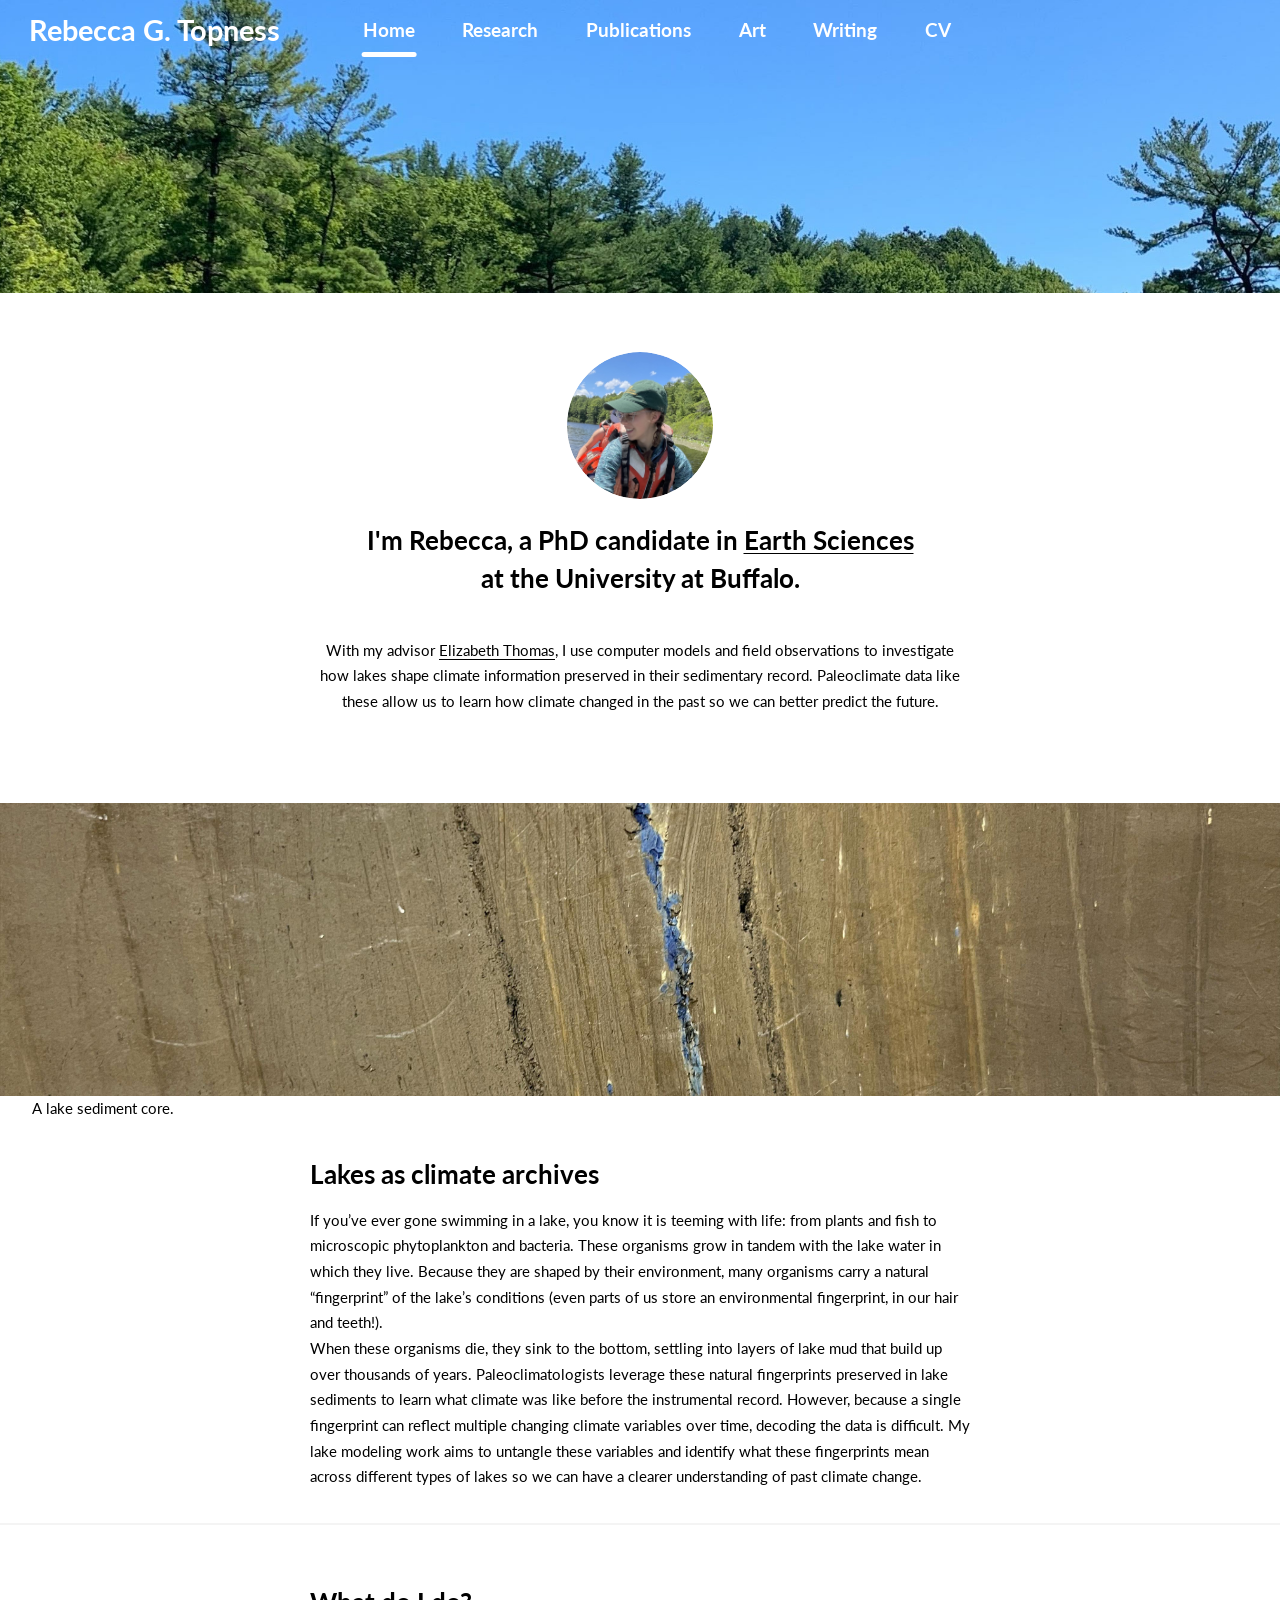
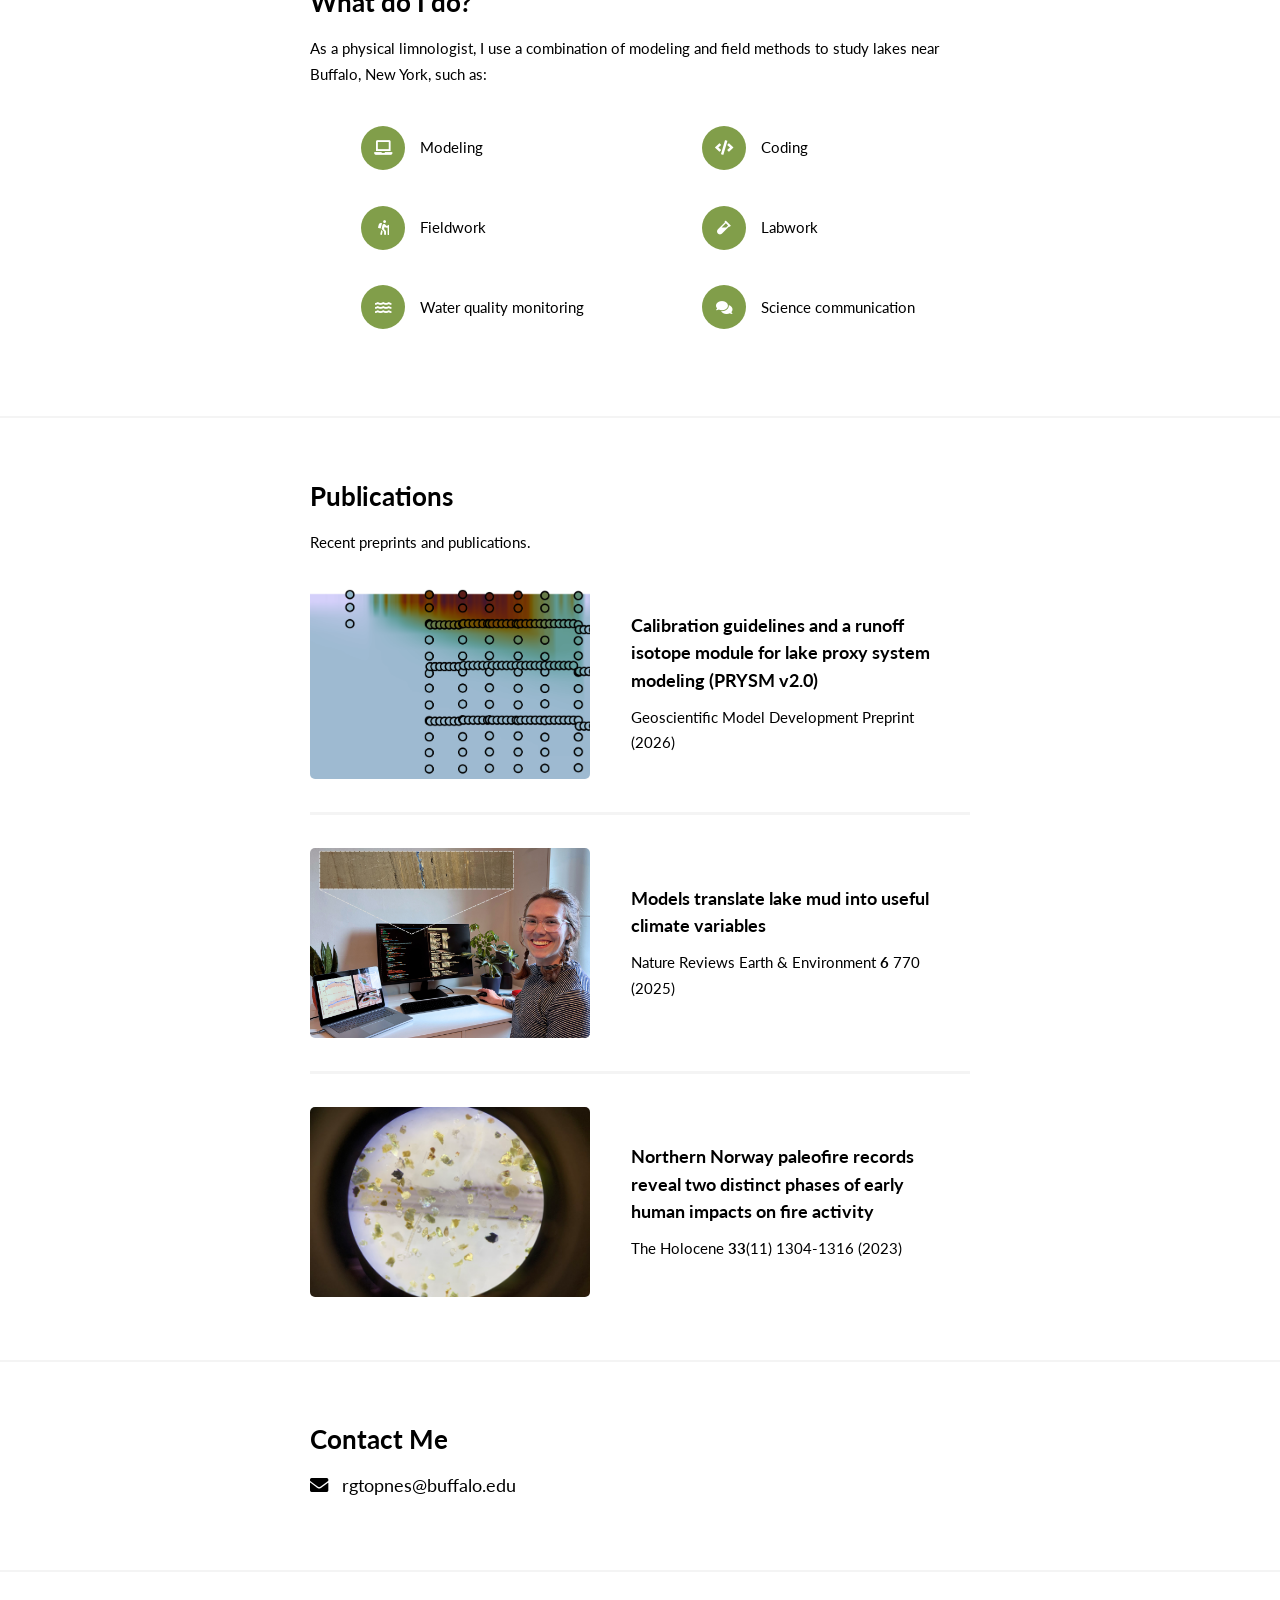
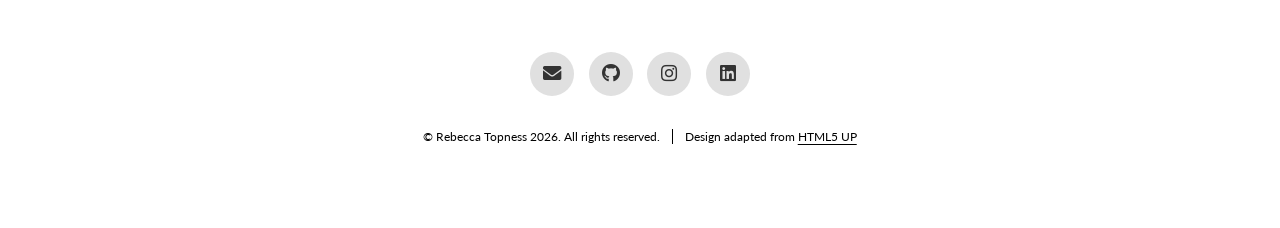
<file: index.html>
<!DOCTYPE HTML>
<!--
	Read Only by HTML5 UP
	html5up.net | @ajlkn
	Free for personal and commercial use under the CCA 3.0 license (html5up.net/license)
-->
<html>
	<head>
		<title>Rebecca G. Topness</title>
		<meta charset="utf-8" />
		<meta name="viewport" content="width=device-width, initial-scale=1, user-scalable=no" />
		<link rel="stylesheet" href="assets/css/main.css" />
		<link rel="stylesheet" href="assets/css/custom.css" />
	</head>
	<body class="is-preload home">

		<!-- Header -->
			<section id="header">
				<header>
					<h1 id="logo"><a href="#">Rebecca G. Topness</a></h1>
					<p>PhD candidate at the University at Buffalo</p>
				</header>
				<nav id="nav">
					<ul>
						<li><a href="#one" class="active">Home</a></li>
						<li><a href="#two">Research</a></li>
						<li><a href="#three">Publications</a></li>
						<li><a href="art.html">Art</a></li>
						<li><a href="writing.html">Writing</a></li>
						<li><a href="cv.html">CV</a></li>
						<!--<li><a href="#four">Contact</a></li> -->
					</ul>
				</nav>
			</section>

		<!-- Wrapper -->
			<div id="wrapper">

				<!-- Main -->
					<div id="main">

						<!-- One -->
							<section id="one">
								<div class="image main" data-position="center">
									<img src="images/banner.jpg" alt="" />
								</div>
								<div class="container">
									<span class="image avatar"><img src="images/avatar.jpg" alt="" /></span>
									<header class="major">
										<h3>I'm Rebecca, a PhD candidate in <a href="https://arts-sciences.buffalo.edu/earth-sciences.html">Earth Sciences</a> <br /> at the University at Buffalo.</h3> <!--removed link-->
									</header>
									<br>
									<p>With my advisor <a href="http://nsmsites.caset.buffalo.edu/ekthomas/">Elizabeth Thomas</a>, I use computer models and field observations to investigate how lakes shape climate information preserved in their sedimentary record. Paleoclimate data like these allow us to learn how climate changed in the past so we can better predict the future.   </p>
								</div>
							</section>
							<br>

							<div class="image main" data-position="center" >
									<img src="images/sediment-core.PNG" alt="">
									</div>

									<p>  &nbsp &nbsp &nbsp &nbsp A lake sediment core. </p>
								
									<div class="container">

									<h3>Lakes as climate archives</h3>
									<p>If you’ve ever gone swimming in a lake, you know it is teeming with life: from plants and fish to microscopic phytoplankton and bacteria. These organisms grow in tandem with the lake water in which they live. Because they are shaped by their environment, many organisms carry a natural “fingerprint” of the lake’s conditions (even parts of us store an environmental fingerprint, in our hair and teeth!). <br> 

When these organisms die, they sink to the bottom, settling into layers of lake mud that build up over thousands of years. Paleoclimatologists leverage these natural fingerprints preserved in lake sediments to learn what climate was like before the instrumental record. However, because a single fingerprint can reflect multiple changing climate variables over time, decoding the data is difficult. My lake modeling work aims to untangle these variables and identify what these fingerprints mean across different types of lakes so we can have a clearer understanding of past climate change.
</p>

									</div>
						<!-- Two -->
							<section id="two">
								<div class="container">
									<h3>What do I do?</h3>
									<p>As a physical limnologist, I use a combination of modeling and field methods to study lakes near Buffalo, New York, such as:</p>
									<ul class="feature-icons">
										<li><span class="icon solid fa-laptop"></span><span class="label">Modeling</span></li>
										<li><span class="icon solid fa-code"></span><span class="label">Coding</span></li>
										<li><span class="icon solid fa-hiking"></span><span class="label">Fieldwork</span></li>
										<li><span class="icon solid fa-vial"></span><span class="label">Labwork</span></li>
										<li><span class="icon solid fa-water"></span><span class="label">Water quality monitoring</span></li>
										<li><span class="icon solid fa-comments"></span><span class="label">Science communication</span></li>
									</ul>
								</div>
							</section>

						<!-- Three -->
							<section id="three">
								<div class="container">
									<h3>Publications</h3>
									<p>Recent preprints and publications.</p>
									<div class="features">
										<article>
											<a href="#" class="image"><img src="images/preprint-thumbnail.png" alt="" /></a>
											<div class="inner">
												<h4><a href="https://doi.org/10.5194/egusphere-2026-2322">Calibration guidelines and a runoff isotope module for lake proxy system modeling (PRYSM v2.0)</a></h4>
												<p>Geoscientific Model Development Preprint (2026)</p>
											</div>
										</article>
										<article>
											<a href="#" class="image"><img src="images/tools-of-the-trade-thumbnail.png" alt="" /></a>
											<div class="inner">
												<h4><a href="https://doi.org/10.1038/s43017-025-00733-3">Models translate lake mud into useful climate variables</a></h4>
												<p>Nature Reviews Earth & Environment <strong style="color: #000000;">6</strong> 770 (2025)</p>
											</div>
										</article>
										<article>
											<a href="#" class="image"><img src="images/norway-paleofire-thumbnail.png" alt="" /></a>
											<div class="inner">
												<h4><a href="https://doi.org/10.1177/09596836231185826">Northern Norway paleofire records reveal two distinct phases of early human impacts on fire activity</a></h4>
												<p>The Holocene <strong style="color: #000000;">33</strong>(11) 1304-1316 (2023)</p>
											</div>
										</article>
									</div>
								</div>
							</section>

						<!-- Contact Me (not in nav) -->
							<section id="contact">
								<div class="container">
									<h3>Contact Me</h3>
									<p class="contact-email"><a href="mailto:rgtopnes@buffalo.edu"><span class="icon solid fa-envelope"></span> rgtopnes@buffalo.edu</a></p>
								</div>
							</section>

						<!-- Four -->
						<!--	<section id="four">
								<div class="container">
									<h3>Contact Me</h3>
									<p>Integer eu ante ornare amet commetus vestibulum blandit integer in curae ac faucibus integer non. Adipiscing cubilia elementum integer. Integer eu ante ornare amet commetus.</p>
									<form method="post" action="#">
										<div class="row gtr-uniform">
											<div class="col-6 col-12-xsmall"><input type="text" name="name" id="name" placeholder="Name" /></div>
											<div class="col-6 col-12-xsmall"><input type="email" name="email" id="email" placeholder="Email" /></div>
											<div class="col-12"><input type="text" name="subject" id="subject" placeholder="Subject" /></div>
											<div class="col-12"><textarea name="message" id="message" placeholder="Message" rows="6"></textarea></div>
											<div class="col-12">
												<ul class="actions">
													<li><input type="submit" class="primary" value="Send Message" /></li>
													<li><input type="reset" value="Reset Form" /></li>
												</ul>
											</div>
										</div>
									</form>
								</div>
							</section>



					</div>

				<!-- Footer -->
					<section id="footer">
						<div class="container">
							<ul class="icons">
								<li><a href="mailto:rgtopnes@buffalo.edu" class="icon solid fa-envelope"><span class="label">Email</span></a></li>
								<li><a href="https://github.com/rgtopness" class="icon brands fa-github"><span class="label">Github</span></a></li>
								<li><a href="https://www.instagram.com/rebeccatopnessart/" class="icon brands fa-instagram"><span class="label">Instagram</span></a></li>
								<li><a href="https://www.linkedin.com/in/rgtopness/" class="icon brands fa-linkedin"><span class="label">LinkedIn</span></a></li>
							</ul>
							<ul class="copyright">
								<li>&copy; Rebecca Topness 2026. All rights reserved.</li><li>Design adapted from <a href="http://html5up.net">HTML5 UP</a></li>
							</ul>
						</div>
					</section>

			</div>

		<!-- Scripts -->
			<script src="assets/js/jquery.min.js"></script>
			<script src="assets/js/jquery.scrollex.min.js"></script>
			<script src="assets/js/jquery.scrolly.min.js"></script>
			<script src="assets/js/browser.min.js"></script>
			<script src="assets/js/breakpoints.min.js"></script>
			<script src="assets/js/util.js"></script>
			<script src="assets/js/main.js"></script>

	</body>
</html>
</file>
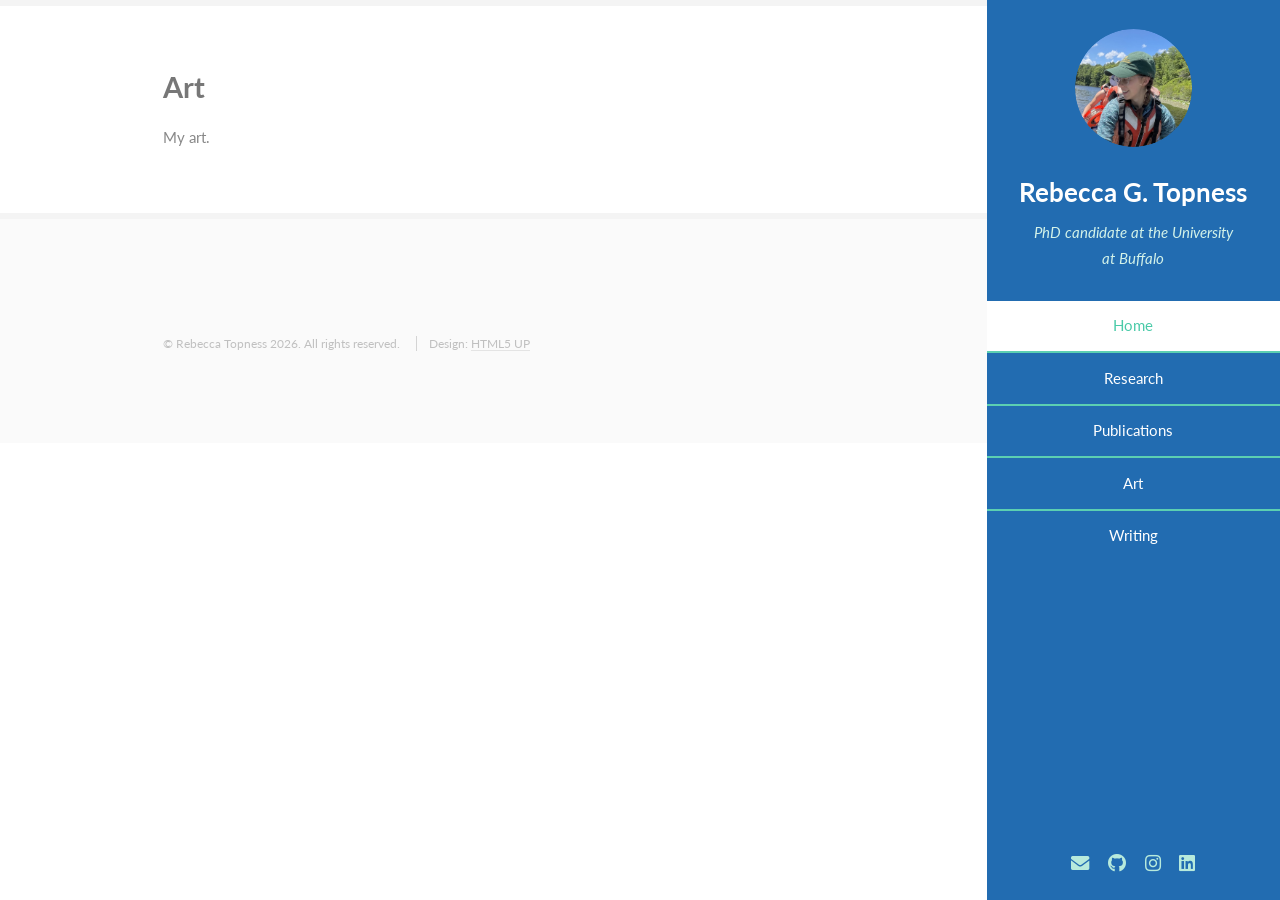
<file: Art.html>
<!DOCTYPE HTML>
<!--
  ART
-->
<html>
	<head>
		<title>Art - Rebecca G. Topness</title>
    <!--<link rel="icon" type="image/x-icon" href="images/favicon.ico"> ADD THE TAB ICON-->
		<meta charset="utf-8" />
		<meta name="viewport" content="width=device-width, initial-scale=1, user-scalable=no" />
		<link rel="stylesheet" href="assets/css/main.css" />
	</head>
	<body class="is-preload">

		<!-- Header -->
			<section id="header">
				<header>
					<span class="image avatar"><img src="images/avatar.jpg" alt="" /></span>
					<h1 id="logo"><a href="#">Rebecca G. Topness</a></h1>
					<p>PhD candidate at the University<br />
					at Buffalo</p>
				</header>
				<nav id="nav">
					<ul>
						<li><a href="#one" class="active">Home</a></li>
						<li><a href="#two">Research</a></li>
						<li><a href="#three">Publications</a></li>
						<li><a href="Art.html">Art</a></li>
						<li><a href="Writing.html">Writing</a></li>
						<!--<li><a href="#four">Contact</a></li> -->
					</ul>
				</nav>
				<footer>
					<ul class="icons">
						<li><a href="mailto:rgtopnes@buffalo.edu" class="icon solid fa-envelope"><span class="label">Email</span></a></li>
						<li><a href="https://github.com/rgtopness" class="icon brands fa-github"><span class="label">Github</span></a></li>
						<li><a href="https://www.instagram.com/rebeccatopnessart/" class="icon brands fa-instagram"><span class="label">Instagram</span></a></li>
						<li><a href="https://www.linkedin.com/in/rgtopness/" class="icon brands fa-linkedin"><span class="label">LinkedIn</span></a></li>
						<!--<li><a href='#' class="icon brands fa-orcid"><span class="label">Orcid</span></a></li> -->
					</ul>
				</footer>
			</section>

		<!-- Wrapper -->
			<div id="wrapper">

				<!-- Main -->
					<div id="main">
						<div id="set-height"></div>

					<section> 
						<div class="container">
							<h2>Art</h2>
							<p>My art.</p>
						</div>
					</section>


<!-- I WANT TO CHANGE THIS TO A GRID --> 


    <!-- Footer -->
    <section id="footer">
      <div class="container">
        <ul class="copyright">
          <li>&copy; Rebecca Topness 2026. All rights reserved.</li>
          <li>Design: <a href="http://html5up.net">HTML5 UP</a></li>
        </ul>
      </div>
    </section>

  </div>

  <!-- Scripts -->
  <script src="assets/js/jquery.min.js"></script>
  <script src="assets/js/jquery.scrollex.min.js"></script>
  <script src="assets/js/jquery.scrolly.min.js"></script>
  <script src="assets/js/browser.min.js"></script>
  <script src="assets/js/breakpoints.min.js"></script>
  <script src="assets/js/util.js"></script>
  <script src="assets/js/main.js"></script>







  
  
  




</body>
</html>
</file>
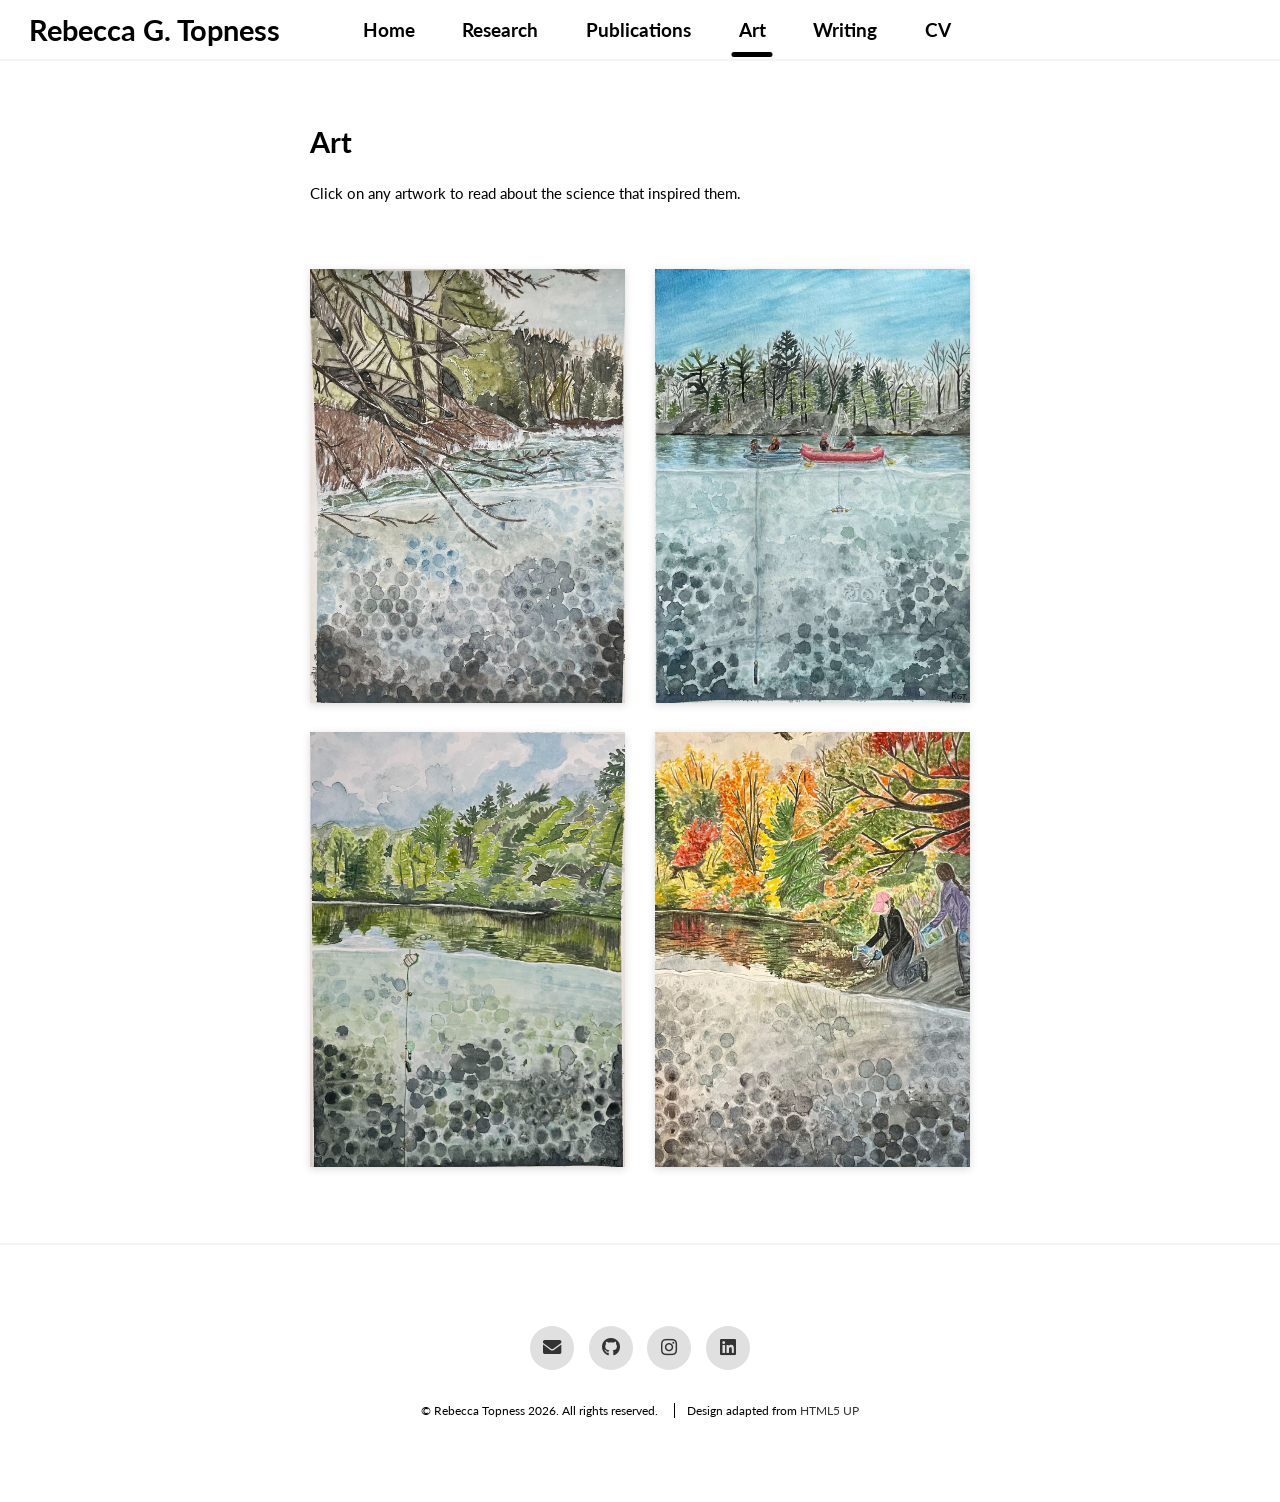
<file: art.html>
<!DOCTYPE HTML>
<!--
  ART
-->
<html>
	<head>
		<title>Art - Rebecca G. Topness</title>
    <!--<link rel="icon" type="image/x-icon" href="images/favicon.ico"> ADD THE TAB ICON-->
		<meta charset="utf-8" />
		<meta name="viewport" content="width=device-width, initial-scale=1, user-scalable=no" />
		<link rel="stylesheet" href="assets/css/main.css" />
		<link rel="stylesheet" href="assets/css/custom.css" />
	</head>
	<body class="is-preload subpage">

		<!-- Header -->
			<section id="header">
				<header>
					<h1 id="logo"><a href="index.html">Rebecca G. Topness</a></h1>
					<p>PhD candidate at the University at Buffalo</p>
				</header>
				<nav id="nav">
					<ul>
						<li><a href="index.html#one">Home</a></li>
						<li><a href="index.html#two">Research</a></li>
						<li><a href="index.html#three">Publications</a></li>
						<li><a href="art.html" class="active">Art</a></li>
						<li><a href="writing.html">Writing</a></li>
						<li><a href="cv.html">CV</a></li>
					</ul>
				</nav>
			</section>

		<!-- Wrapper -->
			<div id="wrapper">

				<!-- Main -->
					<div id="main">
						<div id="set-height"></div>

					<section>
						<div class="container">
							<h2>Art</h2>
							<p>Click on any artwork to read about the science that inspired them.</p>
						</div>
					</section>

						<div class="container">
							<div class="art-gallery">
								<a href="art1.html" class="art-item">
									<img src="images/art1.jpg" alt="Winter" />
									<span class="art-caption">Winter</span>
								</a>
								<a href="art2.html" class="art-item">
									<img src="images/art2.jpg" alt="Spring" />
									<span class="art-caption">Spring</span>
								</a>
								<a href="art3.html" class="art-item">
									<img src="images/art3.jpg" alt="Summer" />
									<span class="art-caption">Summer</span>
								</a>
								<a href="art4.html" class="art-item">
									<img src="images/art4.jpg" alt="Fall" />
									<span class="art-caption">Fall</span>
								</a>
							</div>
						</div>
						<br><br><br>


    <!-- Footer -->
    <section id="footer">
      <div class="container">
        <ul class="icons">
          <li><a href="mailto:rgtopnes@buffalo.edu" class="icon solid fa-envelope"><span class="label">Email</span></a></li>
          <li><a href="https://github.com/rgtopness" class="icon brands fa-github"><span class="label">Github</span></a></li>
          <li><a href="https://www.instagram.com/rebeccatopnessart/" class="icon brands fa-instagram"><span class="label">Instagram</span></a></li>
          <li><a href="https://www.linkedin.com/in/rgtopness/" class="icon brands fa-linkedin"><span class="label">LinkedIn</span></a></li>
        </ul>
        <ul class="copyright">
          <li>&copy; Rebecca Topness 2026. All rights reserved.</li>
          <li>Design adapted from <a href="http://html5up.net">HTML5 UP</a></li>
        </ul>
      </div>
    </section>

  </div>

  <!-- Scripts -->
  <script src="assets/js/jquery.min.js"></script>
  <script src="assets/js/jquery.scrollex.min.js"></script>
  <script src="assets/js/jquery.scrolly.min.js"></script>
  <script src="assets/js/browser.min.js"></script>
  <script src="assets/js/breakpoints.min.js"></script>
  <script src="assets/js/util.js"></script>
  <script src="assets/js/main.js"></script>







  
  
  




</body>
</html>
</file>
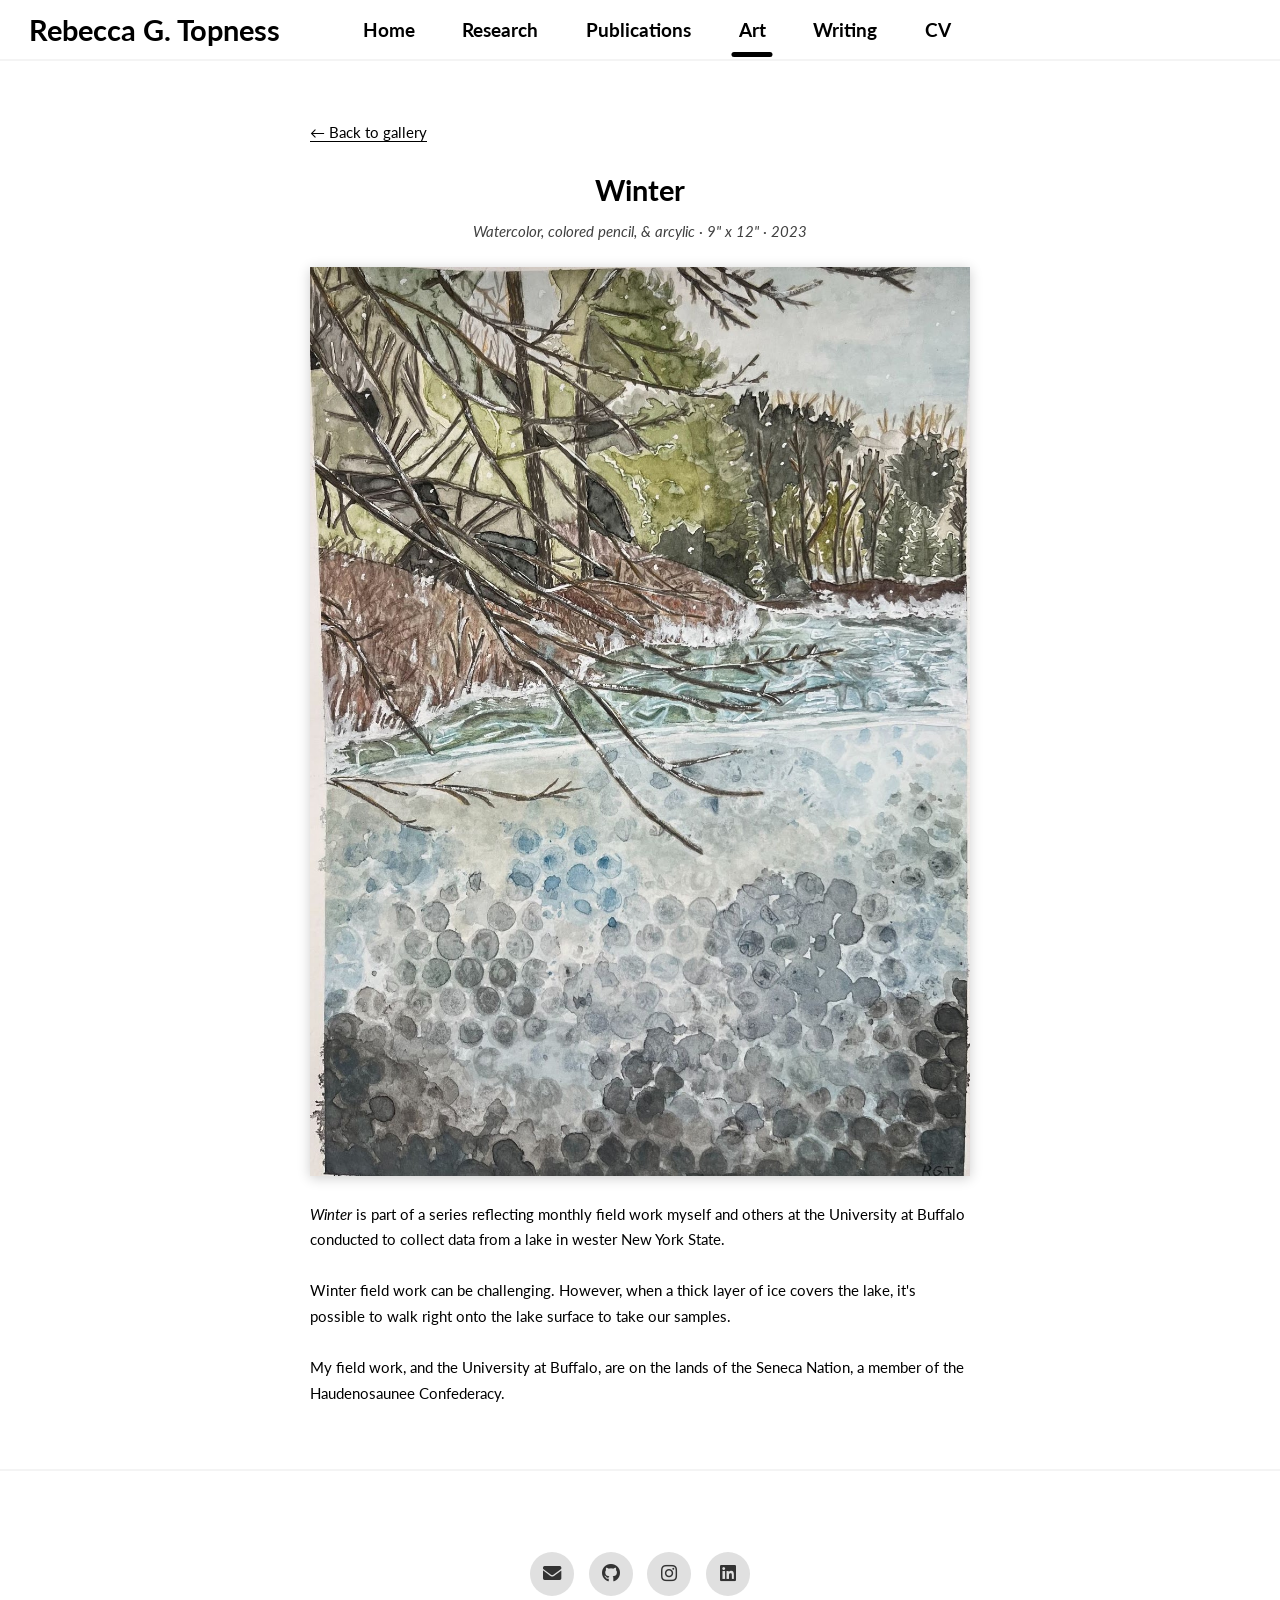
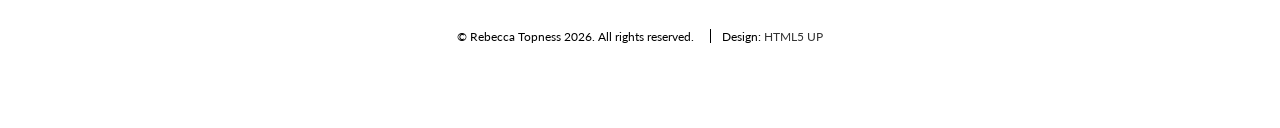
<file: art1.html>
<!DOCTYPE HTML>
<!--
  ART DETAIL 1
-->
<html>
	<head>
		<title>Winter - Rebecca G. Topness</title>
		<meta charset="utf-8" />
		<meta name="viewport" content="width=device-width, initial-scale=1, user-scalable=no" />
		<link rel="stylesheet" href="assets/css/main.css" />
		<link rel="stylesheet" href="assets/css/custom.css" />
	</head>
	<body class="is-preload subpage">

		<!-- Header -->
			<section id="header">
				<header>
					<h1 id="logo"><a href="index.html">Rebecca G. Topness</a></h1>
					<p>PhD candidate at the University at Buffalo</p>
				</header>
				<nav id="nav">
					<ul>
						<li><a href="index.html#one">Home</a></li>
						<li><a href="index.html#two">Research</a></li>
						<li><a href="index.html#three">Publications</a></li>
						<li><a href="art.html" class="active">Art</a></li>
						<li><a href="writing.html">Writing</a></li>
						<li><a href="cv.html">CV</a></li>
					</ul>
				</nav>
			</section>

		<!-- Wrapper -->
			<div id="wrapper">

				<!-- Main -->
					<div id="main">
						<div id="set-height"></div>

					<section>
						<div class="container">
							<p class="art-back"><a href="art.html">&larr; Back to gallery</a></p>
							<div class="art-detail">
								<div class="art-detail-header">
									<h2>Winter</h2>
									<p class="art-detail-meta">Watercolor, colored pencil, & arcylic &middot; 9" x 12" &middot; 2023</p>
								</div>
								<div class="art-detail-image">
									<img src="images/art1.jpg" alt="" />
								</div>
								<div class="art-detail-info">
									<p><i>Winter</i> is part of a series reflecting monthly field work myself and others at the University at Buffalo 
									conducted to collect data from a lake in wester New York State.
								<br> 
								<br>
									Winter field work can be challenging. However, when a thick layer of ice covers the lake, it's possible 
									to walk right onto the lake surface to take our samples.
								<br> 
								<br>
								My field work, and the University at Buffalo, are on the lands of the Seneca Nation, a member 
								of the Haudenosaunee Confederacy.</p>
								</div>
							</div>
						</div>
					</section>


    <!-- Footer -->
    <section id="footer">
      <div class="container">
        <ul class="icons">
          <li><a href="mailto:rgtopnes@buffalo.edu" class="icon solid fa-envelope"><span class="label">Email</span></a></li>
          <li><a href="https://github.com/rgtopness" class="icon brands fa-github"><span class="label">Github</span></a></li>
          <li><a href="https://www.instagram.com/rebeccatopnessart/" class="icon brands fa-instagram"><span class="label">Instagram</span></a></li>
          <li><a href="https://www.linkedin.com/in/rgtopness/" class="icon brands fa-linkedin"><span class="label">LinkedIn</span></a></li>
        </ul>
        <ul class="copyright">
          <li>&copy; Rebecca Topness 2026. All rights reserved.</li>
          <li>Design: <a href="http://html5up.net">HTML5 UP</a></li>
        </ul>
      </div>
    </section>

  </div>

  <!-- Scripts -->
  <script src="assets/js/jquery.min.js"></script>
  <script src="assets/js/jquery.scrollex.min.js"></script>
  <script src="assets/js/jquery.scrolly.min.js"></script>
  <script src="assets/js/browser.min.js"></script>
  <script src="assets/js/breakpoints.min.js"></script>
  <script src="assets/js/util.js"></script>
  <script src="assets/js/main.js"></script>

</body>
</html>
</file>
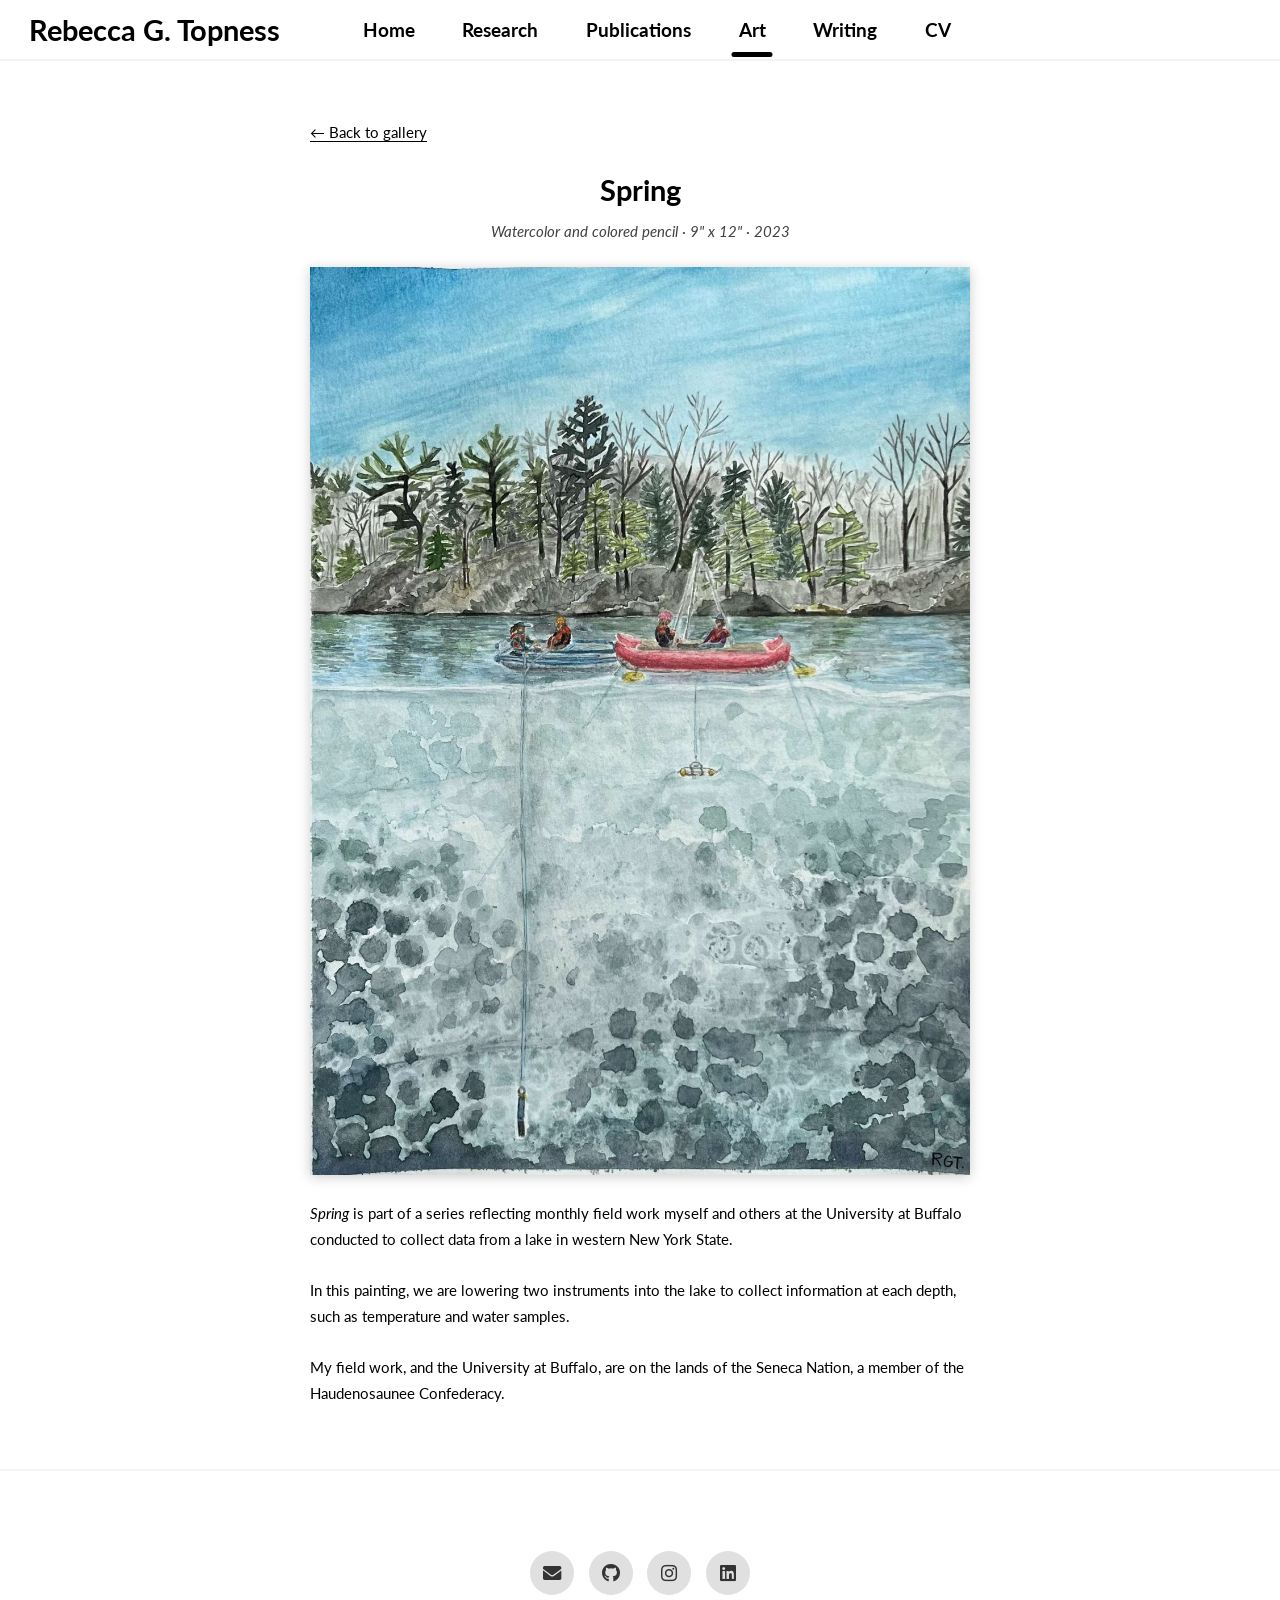
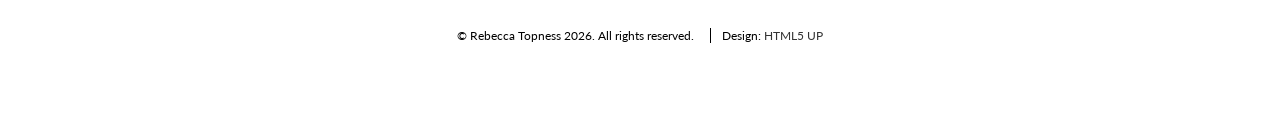
<file: art2.html>
<!DOCTYPE HTML>
<!--
  ART DETAIL 2
-->
<html>
	<head>
		<title>Spring - Rebecca G. Topness</title>
		<meta charset="utf-8" />
		<meta name="viewport" content="width=device-width, initial-scale=1, user-scalable=no" />
		<link rel="stylesheet" href="assets/css/main.css" />
		<link rel="stylesheet" href="assets/css/custom.css" />
	</head>
	<body class="is-preload subpage">

		<!-- Header -->
			<section id="header">
				<header>
					<h1 id="logo"><a href="index.html">Rebecca G. Topness</a></h1>
					<p>PhD candidate at the University at Buffalo</p>
				</header>
				<nav id="nav">
					<ul>
						<li><a href="index.html#one">Home</a></li>
						<li><a href="index.html#two">Research</a></li>
						<li><a href="index.html#three">Publications</a></li>
						<li><a href="art.html" class="active">Art</a></li>
						<li><a href="writing.html">Writing</a></li>
						<li><a href="cv.html">CV</a></li>
					</ul>
				</nav>
			</section>

		<!-- Wrapper -->
			<div id="wrapper">

				<!-- Main -->
					<div id="main">
						<div id="set-height"></div>

					<section>
						<div class="container">
							<p class="art-back"><a href="art.html">&larr; Back to gallery</a></p>
							<div class="art-detail">
								<div class="art-detail-header">
									<h2>Spring</h2>
									<p class="art-detail-meta">Watercolor and colored pencil &middot; 9" x 12" &middot; 2023</p>
								</div>
								<div class="art-detail-image">
									<img src="images/art2.jpg" alt="" />
								</div>
								<div class="art-detail-info">
									<p><i>Spring</i> is part of a series reflecting monthly field work myself and others at
									the University at Buffalo conducted to collect data from a lake in western New York State.
									<br><br>
									In this painting, we are lowering two instruments into the lake to collect information at each depth, such as 
										temperature and water samples.
									<br><br>
									My field work, and the University at Buffalo, are on the lands of the Seneca Nation, a member of the Haudenosaunee Confederacy.</p>
								</div>
							</div>
						</div>
					</section>


    <!-- Footer -->
    <section id="footer">
      <div class="container">
        <ul class="icons">
          <li><a href="mailto:rgtopnes@buffalo.edu" class="icon solid fa-envelope"><span class="label">Email</span></a></li>
          <li><a href="https://github.com/rgtopness" class="icon brands fa-github"><span class="label">Github</span></a></li>
          <li><a href="https://www.instagram.com/rebeccatopnessart/" class="icon brands fa-instagram"><span class="label">Instagram</span></a></li>
          <li><a href="https://www.linkedin.com/in/rgtopness/" class="icon brands fa-linkedin"><span class="label">LinkedIn</span></a></li>
        </ul>
        <ul class="copyright">
          <li>&copy; Rebecca Topness 2026. All rights reserved.</li>
          <li>Design: <a href="http://html5up.net">HTML5 UP</a></li>
        </ul>
      </div>
    </section>

  </div>

  <!-- Scripts -->
  <script src="assets/js/jquery.min.js"></script>
  <script src="assets/js/jquery.scrollex.min.js"></script>
  <script src="assets/js/jquery.scrolly.min.js"></script>
  <script src="assets/js/browser.min.js"></script>
  <script src="assets/js/breakpoints.min.js"></script>
  <script src="assets/js/util.js"></script>
  <script src="assets/js/main.js"></script>

</body>
</html>
</file>
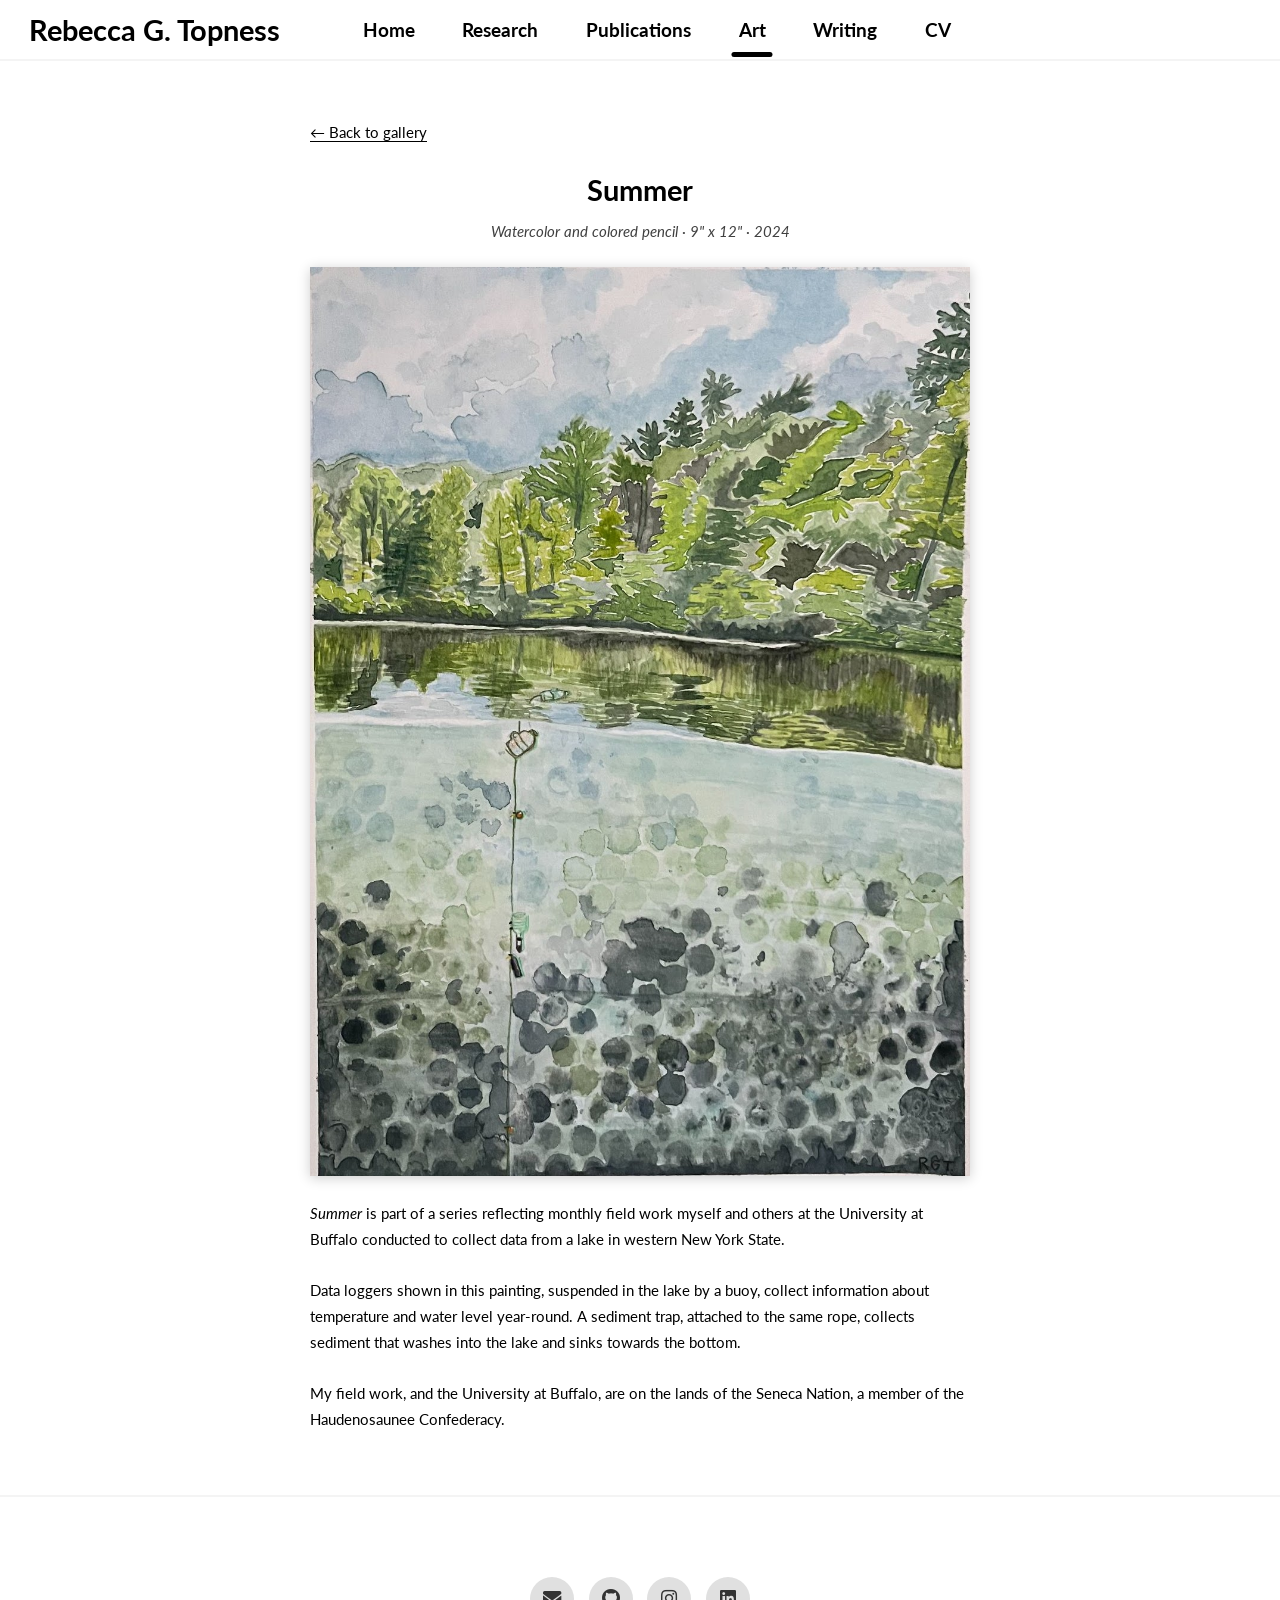
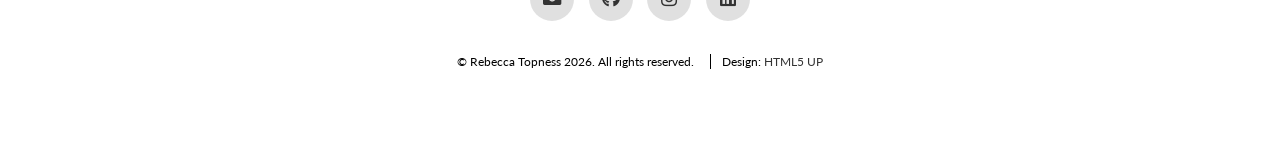
<file: art3.html>
<!DOCTYPE HTML>
<!--
  ART DETAIL 3
-->
<html>
	<head>
		<title>Summer - Rebecca G. Topness</title>
		<meta charset="utf-8" />
		<meta name="viewport" content="width=device-width, initial-scale=1, user-scalable=no" />
		<link rel="stylesheet" href="assets/css/main.css" />
		<link rel="stylesheet" href="assets/css/custom.css" />
	</head>
	<body class="is-preload subpage">

		<!-- Header -->
			<section id="header">
				<header>
					<h1 id="logo"><a href="index.html">Rebecca G. Topness</a></h1>
					<p>PhD candidate at the University at Buffalo</p>
				</header>
				<nav id="nav">
					<ul>
						<li><a href="index.html#one">Home</a></li>
						<li><a href="index.html#two">Research</a></li>
						<li><a href="index.html#three">Publications</a></li>
						<li><a href="art.html" class="active">Art</a></li>
						<li><a href="writing.html">Writing</a></li>
						<li><a href="cv.html">CV</a></li>
					</ul>
				</nav>
			</section>

		<!-- Wrapper -->
			<div id="wrapper">

				<!-- Main -->
					<div id="main">
						<div id="set-height"></div>

					<section>
						<div class="container">
							<p class="art-back"><a href="art.html">&larr; Back to gallery</a></p>
							<div class="art-detail">
								<div class="art-detail-header">
									<h2>Summer</h2>
									<p class="art-detail-meta">Watercolor and colored pencil &middot; 9" x 12" &middot; 2024</p>
								</div>
								<div class="art-detail-image">
									<img src="images/art3.jpg" alt="" />
								</div>
								<div class="art-detail-info">
									<p><i>Summer</i> is part of a series reflecting monthly field work myself and others at 
									the University at Buffalo conducted to collect data from a lake in western New York State.
								<br> <br> 
									Data loggers shown in this painting, suspended in the lake by a buoy, collect information
								about temperature and water level year-round. A sediment trap, attached to the same rope, collects 
								sediment that washes into the lake and sinks towards the bottom. 
							<br> <br> 
							My field work, and the University at Buffalo, are on the lands of the Seneca Nation, a member of the Haudenosaunee Confederacy.</p>
								</div>
							</div>
						</div>
					</section>


    <!-- Footer -->
    <section id="footer">
      <div class="container">
        <ul class="icons">
          <li><a href="mailto:rgtopnes@buffalo.edu" class="icon solid fa-envelope"><span class="label">Email</span></a></li>
          <li><a href="https://github.com/rgtopness" class="icon brands fa-github"><span class="label">Github</span></a></li>
          <li><a href="https://www.instagram.com/rebeccatopnessart/" class="icon brands fa-instagram"><span class="label">Instagram</span></a></li>
          <li><a href="https://www.linkedin.com/in/rgtopness/" class="icon brands fa-linkedin"><span class="label">LinkedIn</span></a></li>
        </ul>
        <ul class="copyright">
          <li>&copy; Rebecca Topness 2026. All rights reserved.</li>
          <li>Design: <a href="http://html5up.net">HTML5 UP</a></li>
        </ul>
      </div>
    </section>

  </div>

  <!-- Scripts -->
  <script src="assets/js/jquery.min.js"></script>
  <script src="assets/js/jquery.scrollex.min.js"></script>
  <script src="assets/js/jquery.scrolly.min.js"></script>
  <script src="assets/js/browser.min.js"></script>
  <script src="assets/js/breakpoints.min.js"></script>
  <script src="assets/js/util.js"></script>
  <script src="assets/js/main.js"></script>

</body>
</html>
</file>
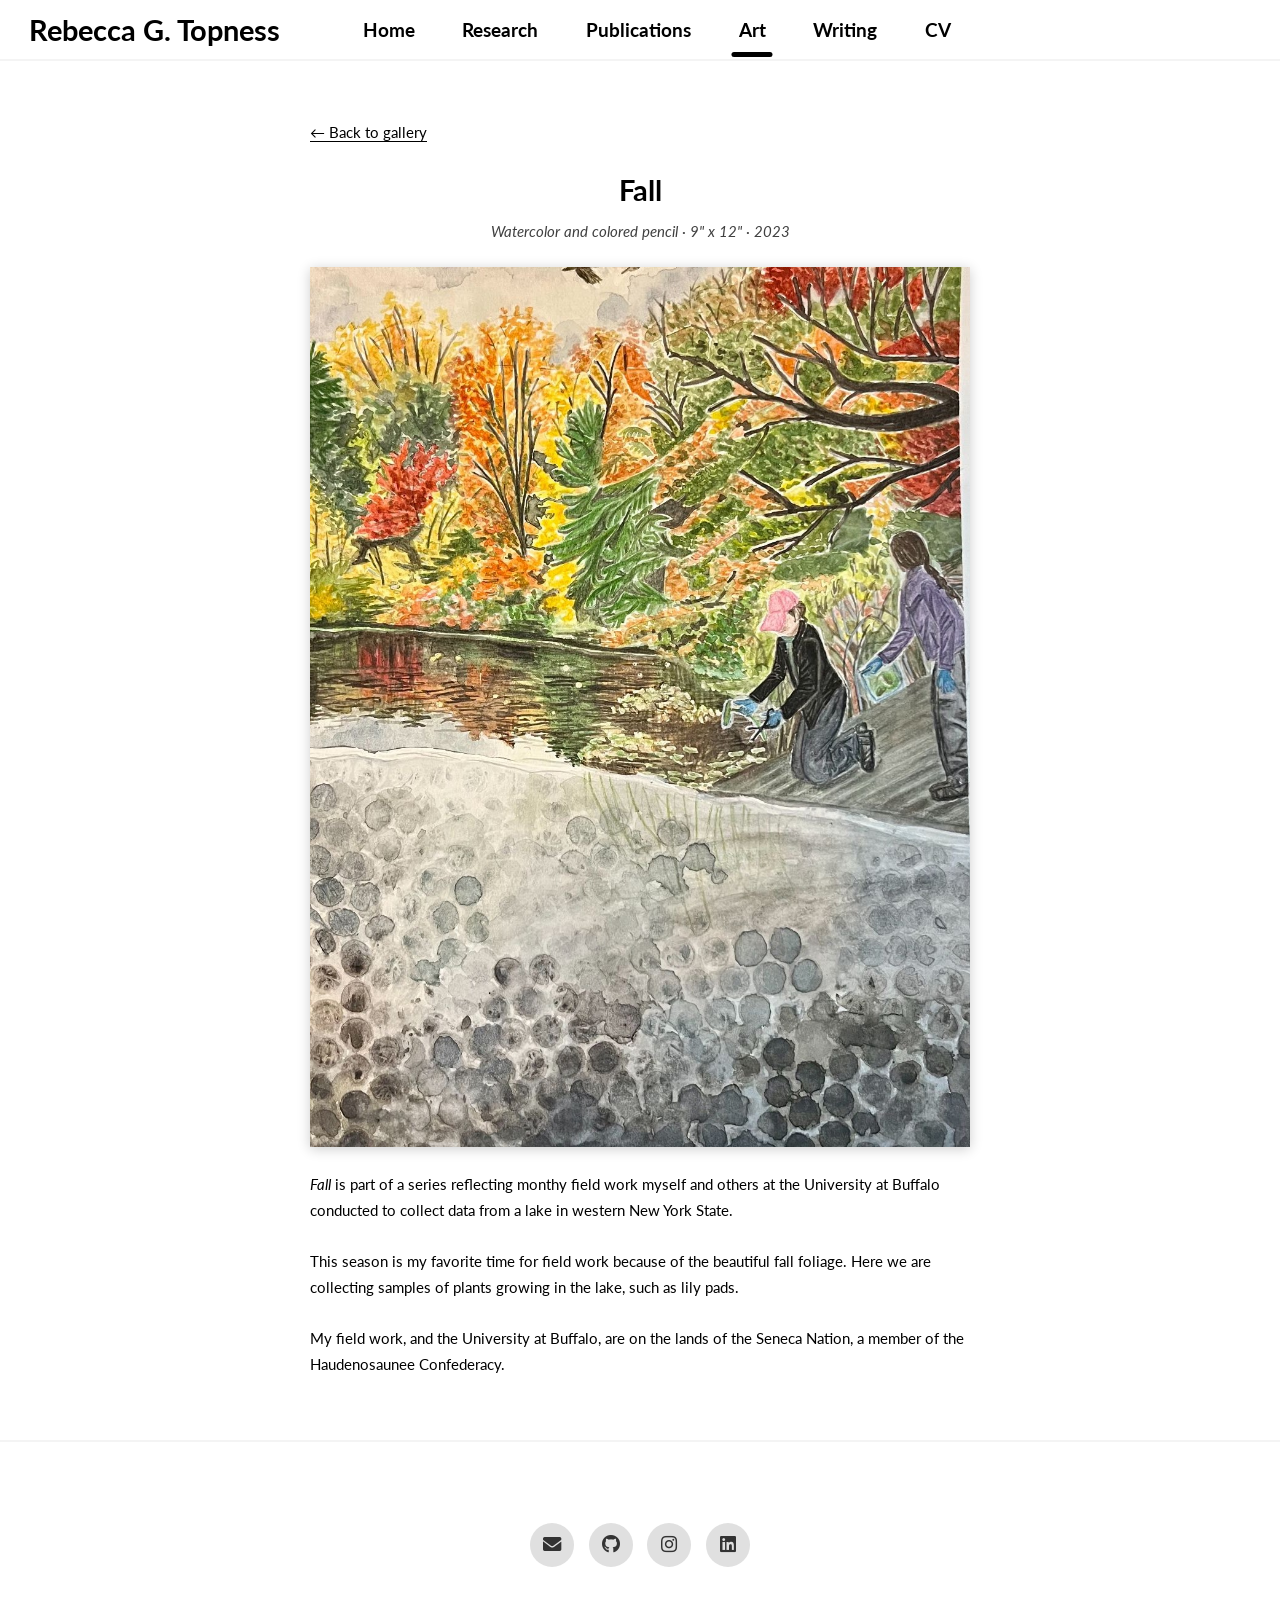
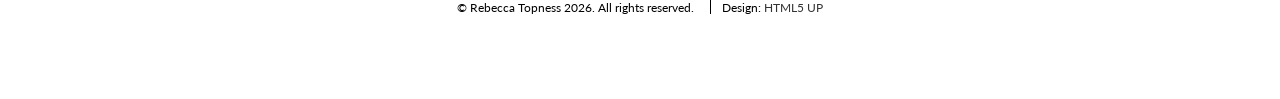
<file: art4.html>
<!DOCTYPE HTML>
<!--
  ART DETAIL 4
-->
<html>
	<head>
		<title>Fall - Rebecca G. Topness</title>
		<meta charset="utf-8" />
		<meta name="viewport" content="width=device-width, initial-scale=1, user-scalable=no" />
		<link rel="stylesheet" href="assets/css/main.css" />
		<link rel="stylesheet" href="assets/css/custom.css" />
	</head>
	<body class="is-preload subpage">

		<!-- Header -->
			<section id="header">
				<header>
					<h1 id="logo"><a href="index.html">Rebecca G. Topness</a></h1>
					<p>PhD candidate at the University at Buffalo</p>
				</header>
				<nav id="nav">
					<ul>
						<li><a href="index.html#one">Home</a></li>
						<li><a href="index.html#two">Research</a></li>
						<li><a href="index.html#three">Publications</a></li>
						<li><a href="art.html" class="active">Art</a></li>
						<li><a href="writing.html">Writing</a></li>
						<li><a href="cv.html">CV</a></li>
					</ul>
				</nav>
			</section>

		<!-- Wrapper -->
			<div id="wrapper">

				<!-- Main -->
					<div id="main">
						<div id="set-height"></div>

					<section>
						<div class="container">
							<p class="art-back"><a href="art.html">&larr; Back to gallery</a></p>
							<div class="art-detail">
								<div class="art-detail-header">
									<h2>Fall</h2>
									<p class="art-detail-meta">Watercolor and colored pencil &middot; 9" x 12" &middot; 2023</p>
								</div>
								<div class="art-detail-image">
									<img src="images/art4.jpg" alt="" />
								</div>
								<div class="art-detail-info">
									<p><i>Fall</i> is part of a series reflecting monthy field work myself and others at the University at Buffalo 
									conducted to collect data from a lake in western New York State.
								<br><br> 
									This season is my favorite time for field work because of the beautiful fall foliage. Here we are collecting
								samples of plants growing in the lake, such as lily pads. 
							<br> <br> 
								My field work, and the University at Buffalo, are on the lands of the Seneca Nation, a member of the Haudenosaunee Confederacy.</p>
								</div>
							</div>
						</div>
					</section>


    <!-- Footer -->
    <section id="footer">
      <div class="container">
        <ul class="icons">
          <li><a href="mailto:rgtopnes@buffalo.edu" class="icon solid fa-envelope"><span class="label">Email</span></a></li>
          <li><a href="https://github.com/rgtopness" class="icon brands fa-github"><span class="label">Github</span></a></li>
          <li><a href="https://www.instagram.com/rebeccatopnessart/" class="icon brands fa-instagram"><span class="label">Instagram</span></a></li>
          <li><a href="https://www.linkedin.com/in/rgtopness/" class="icon brands fa-linkedin"><span class="label">LinkedIn</span></a></li>
        </ul>
        <ul class="copyright">
          <li>&copy; Rebecca Topness 2026. All rights reserved.</li>
          <li>Design: <a href="http://html5up.net">HTML5 UP</a></li>
        </ul>
      </div>
    </section>

  </div>

  <!-- Scripts -->
  <script src="assets/js/jquery.min.js"></script>
  <script src="assets/js/jquery.scrollex.min.js"></script>
  <script src="assets/js/jquery.scrolly.min.js"></script>
  <script src="assets/js/browser.min.js"></script>
  <script src="assets/js/breakpoints.min.js"></script>
  <script src="assets/js/util.js"></script>
  <script src="assets/js/main.js"></script>

</body>
</html>
</file>
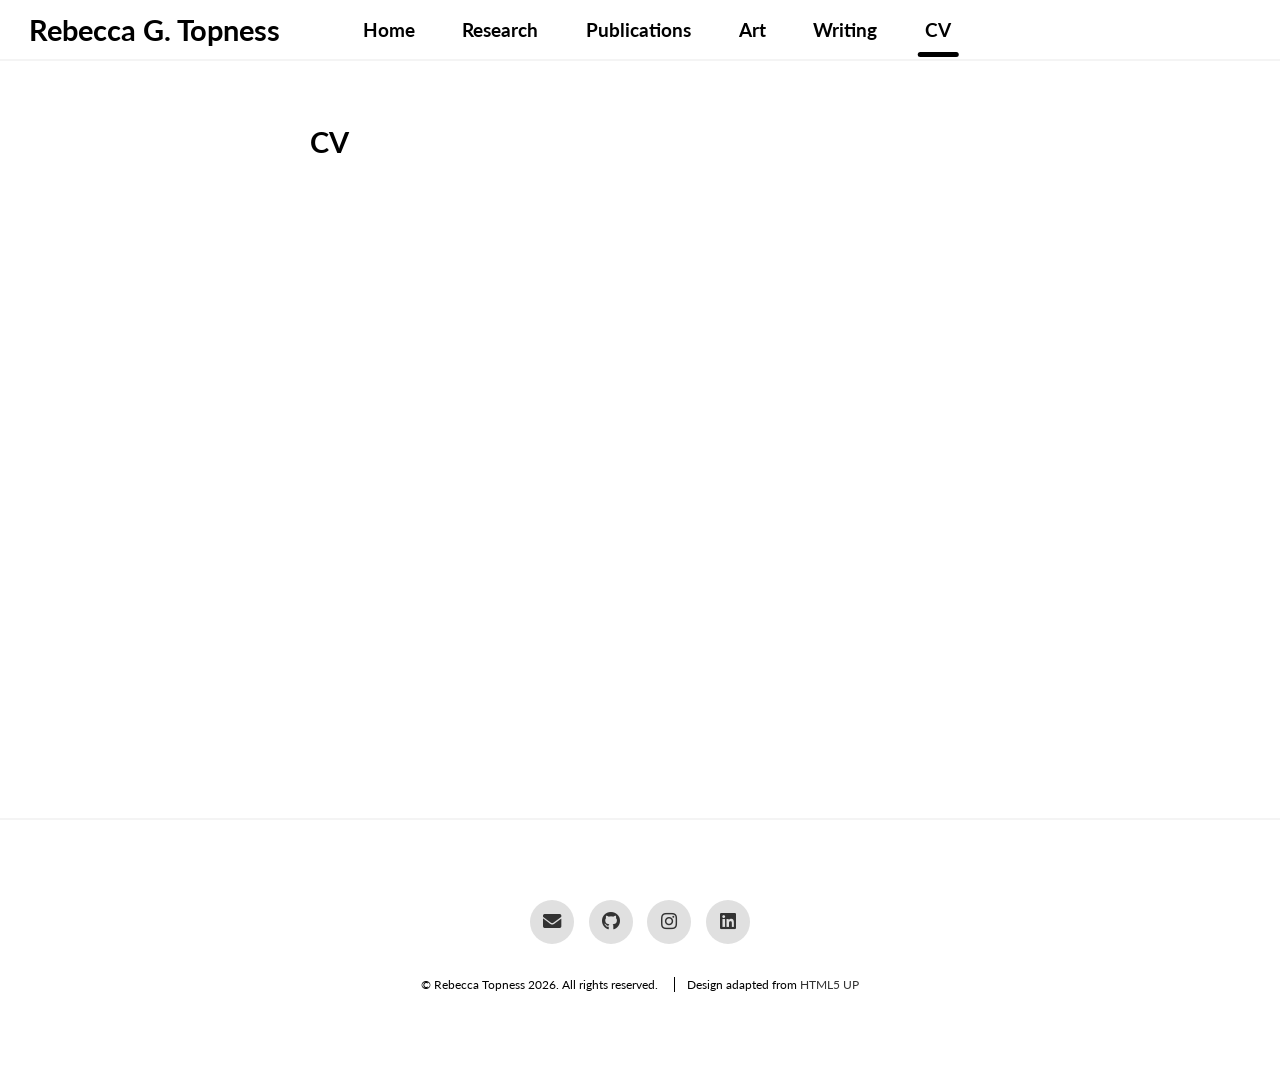
<file: cv.html>
<!DOCTYPE HTML>
<!--
  CV
-->
<html>
	<head>
		<title>CV - Rebecca G. Topness</title>
    <!--<link rel="icon" type="image/x-icon" href="images/favicon.ico"> ADD THE TAB ICON-->
		<meta charset="utf-8" />
		<meta name="viewport" content="width=device-width, initial-scale=1, user-scalable=no" />
		<link rel="stylesheet" href="assets/css/main.css" />
		<link rel="stylesheet" href="assets/css/custom.css" />
	</head>
	<body class="is-preload subpage">

		<!-- Header -->
			<section id="header">
				<header>
					<h1 id="logo"><a href="index.html">Rebecca G. Topness</a></h1>
					<p>PhD candidate at the University at Buffalo</p>
				</header>
				<nav id="nav">
					<ul>
						<li><a href="index.html#one">Home</a></li>
						<li><a href="index.html#two">Research</a></li>
						<li><a href="index.html#three">Publications</a></li>
						<li><a href="art.html">Art</a></li>
						<li><a href="writing.html">Writing</a></li>
						<li><a href="cv.html" class="active">CV</a></li>
					</ul>
				</nav>
			</section>

		<!-- Wrapper -->
			<div id="wrapper">

				<!-- Main -->
					<div id="main">
						<div id="set-height"></div>

					<section>
						<div class="container">
							<h2>CV</h2>
							<iframe src="https://drive.google.com/file/d/1b59ltautC_UwVjz7CL8QudnJRyoWOP-w/preview" width="100%" height="600px" style="border: none;"></iframe>
						</div>
					</section>


    <!-- Footer -->
    <section id="footer">
      <div class="container">
        <ul class="icons">
          <li><a href="mailto:rgtopnes@buffalo.edu" class="icon solid fa-envelope"><span class="label">Email</span></a></li>
          <li><a href="https://github.com/rgtopness" class="icon brands fa-github"><span class="label">Github</span></a></li>
          <li><a href="https://www.instagram.com/rebeccatopnessart/" class="icon brands fa-instagram"><span class="label">Instagram</span></a></li>
          <li><a href="https://www.linkedin.com/in/rgtopness/" class="icon brands fa-linkedin"><span class="label">LinkedIn</span></a></li>
        </ul>
        <ul class="copyright">
          <li>&copy; Rebecca Topness 2026. All rights reserved.</li>
          <li>Design adapted from <a href="http://html5up.net">HTML5 UP</a></li>
        </ul>
      </div>
    </section>

  </div>

  <!-- Scripts -->
  <script src="assets/js/jquery.min.js"></script>
  <script src="assets/js/jquery.scrollex.min.js"></script>
  <script src="assets/js/jquery.scrolly.min.js"></script>
  <script src="assets/js/browser.min.js"></script>
  <script src="assets/js/breakpoints.min.js"></script>
  <script src="assets/js/util.js"></script>
  <script src="assets/js/main.js"></script>

</body>
</html>
</file>
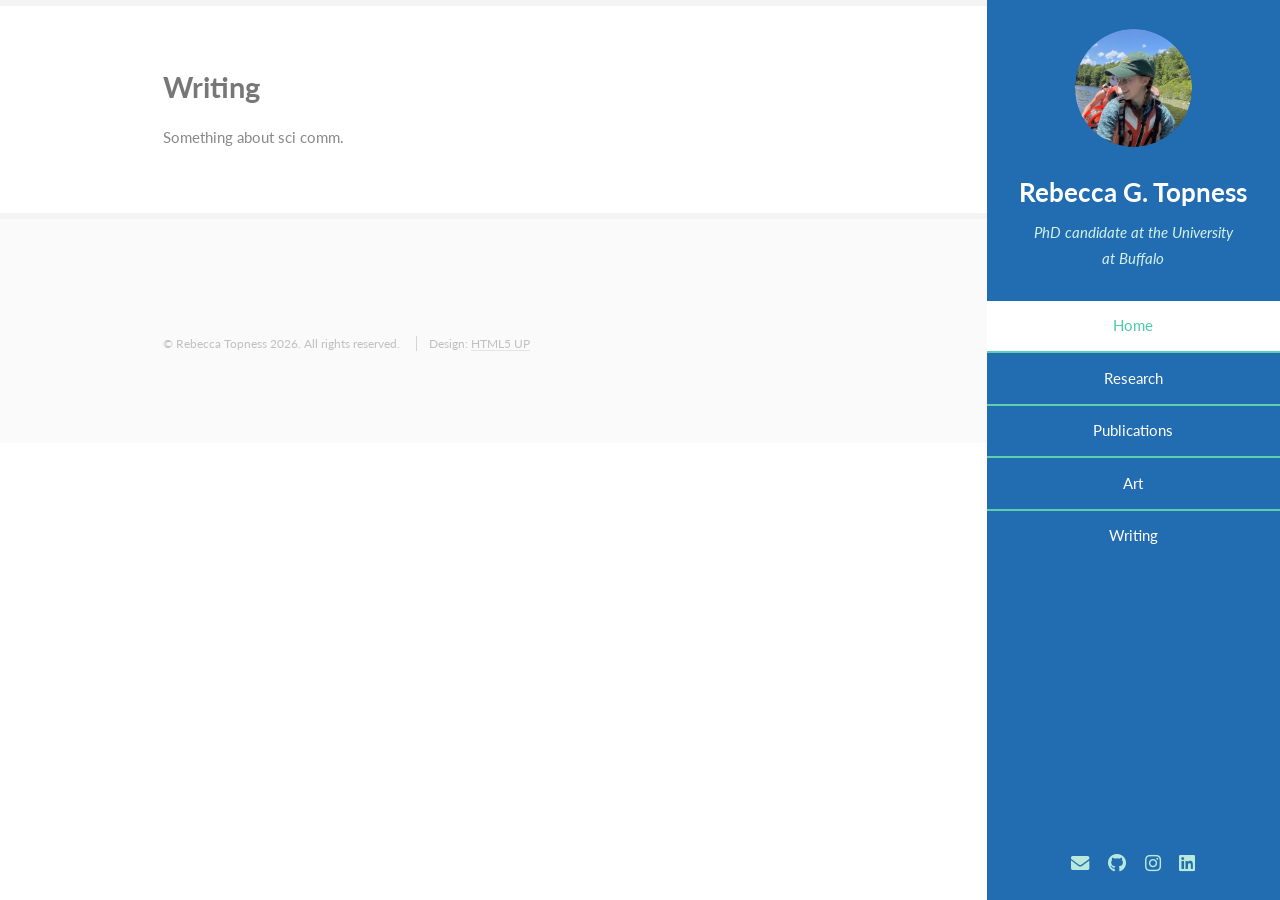
<file: Writing.html>
<!DOCTYPE HTML>
<!--
  WRITING
-->
<html>
	<head>
		<title>Writing - Rebecca G. Topness</title>
    <!--<link rel="icon" type="image/x-icon" href="images/favicon.ico"> ADD THE TAB ICON-->
		<meta charset="utf-8" />
		<meta name="viewport" content="width=device-width, initial-scale=1, user-scalable=no" />
		<link rel="stylesheet" href="assets/css/main.css" />
	</head>
	<body class="is-preload">

		<!-- Header -->
			<section id="header">
				<header>
					<span class="image avatar"><img src="images/avatar.jpg" alt="" /></span>
					<h1 id="logo"><a href="#">Rebecca G. Topness</a></h1>
					<p>PhD candidate at the University<br />
					at Buffalo</p>
				</header>
				<nav id="nav">
					<ul>
						<li><a href="#one" class="active">Home</a></li>
						<li><a href="#two">Research</a></li>
						<li><a href="#three">Publications</a></li>
						<li><a href="Art.html">Art</a></li>
						<li><a href="Writing.html">Writing</a></li>
						<!--<li><a href="#four">Contact</a></li> -->
					</ul>
				</nav>
				<footer>
					<ul class="icons">
						<li><a href="mailto:rgtopnes@buffalo.edu" class="icon solid fa-envelope"><span class="label">Email</span></a></li>
						<li><a href="https://github.com/rgtopness" class="icon brands fa-github"><span class="label">Github</span></a></li>
						<li><a href="https://www.instagram.com/rebeccatopnessart/" class="icon brands fa-instagram"><span class="label">Instagram</span></a></li>
						<li><a href="https://www.linkedin.com/in/rgtopness/" class="icon brands fa-linkedin"><span class="label">LinkedIn</span></a></li>
						<!--<li><a href='#' class="icon brands fa-orcid"><span class="label">Orcid</span></a></li> -->
					</ul>
				</footer>
			</section>

		<!-- Wrapper -->
			<div id="wrapper">

				<!-- Main -->
					<div id="main">
						<div id="set-height"></div>

					<section> 
						<div class="container">
							<h2>Writing</h2>
							<p>Something about sci comm.</p>
						</div>
					</section>


<!-- I WANT TO CHANGE THIS TO A GRID --> 


    <!-- Footer -->
    <section id="footer">
      <div class="container">
        <ul class="copyright">
          <li>&copy; Rebecca Topness 2026. All rights reserved.</li>
          <li>Design: <a href="http://html5up.net">HTML5 UP</a></li>
        </ul>
      </div>
    </section>

  </div>

  <!-- Scripts -->
  <script src="assets/js/jquery.min.js"></script>
  <script src="assets/js/jquery.scrollex.min.js"></script>
  <script src="assets/js/jquery.scrolly.min.js"></script>
  <script src="assets/js/browser.min.js"></script>
  <script src="assets/js/breakpoints.min.js"></script>
  <script src="assets/js/util.js"></script>
  <script src="assets/js/main.js"></script>







  
  
  




</body>
</html>
</file>
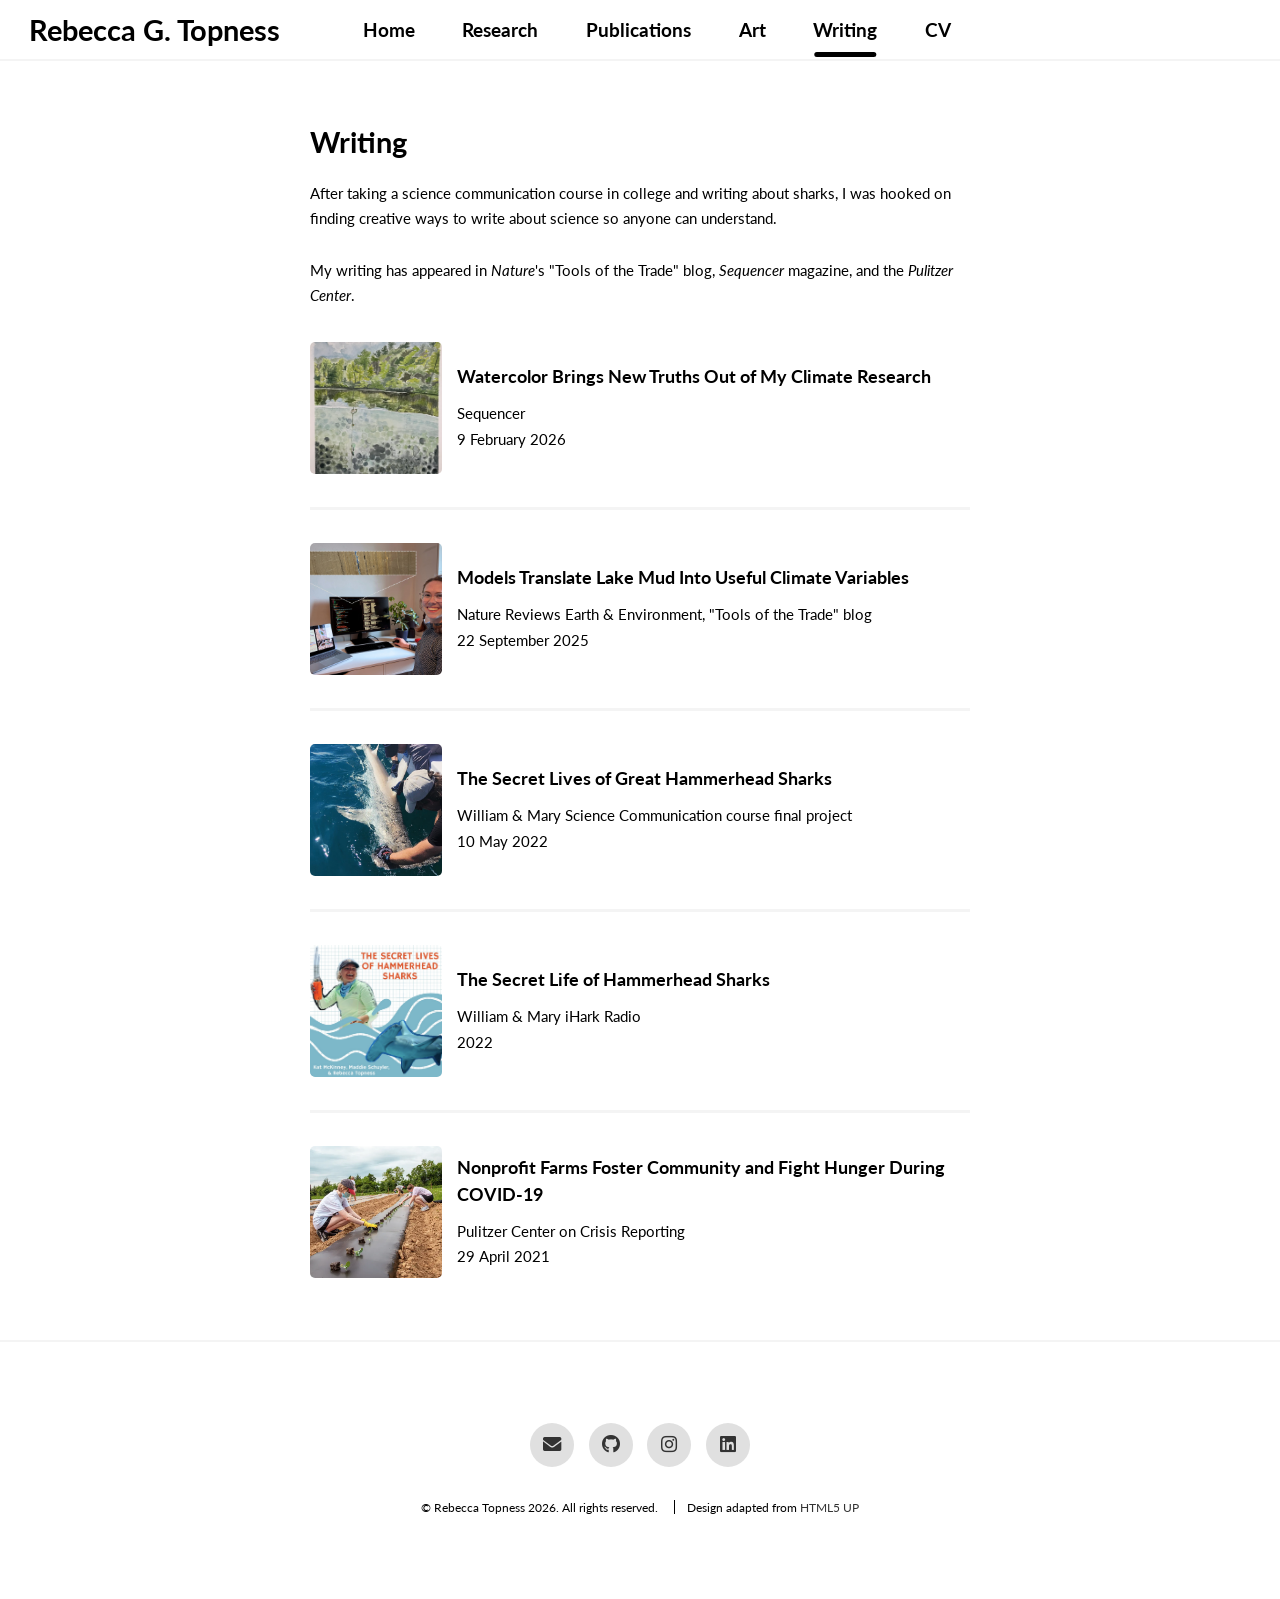
<file: writing.html>
<!DOCTYPE HTML>
<!--
  WRITING
-->
<html>
	<head>
		<title>Writing - Rebecca G. Topness</title>
    <!--<link rel="icon" type="image/x-icon" href="images/favicon.ico"> ADD THE TAB ICON-->
		<meta charset="utf-8" />
		<meta name="viewport" content="width=device-width, initial-scale=1, user-scalable=no" />
		<link rel="stylesheet" href="assets/css/main.css" />
		<link rel="stylesheet" href="assets/css/custom.css" />
	</head>
	<body class="is-preload subpage">

		<!-- Header -->
			<section id="header">
				<header>
					<h1 id="logo"><a href="index.html">Rebecca G. Topness</a></h1>
					<p>PhD candidate at the University at Buffalo</p>
				</header>
				<nav id="nav">
					<ul>
						<li><a href="index.html#one">Home</a></li>
						<li><a href="index.html#two">Research</a></li>
						<li><a href="index.html#three">Publications</a></li>
						<li><a href="art.html">Art</a></li>
						<li><a href="writing.html" class="active">Writing</a></li>
						<li><a href="cv.html">CV</a></li>
					</ul>
				</nav>
			</section>

		<!-- Wrapper -->
			<div id="wrapper">

				<!-- Main -->
					<div id="main">
						<div id="set-height"></div>

					<section> 
						<div class="container">
							<h2>Writing</h2>
							<p>After taking a science communication course in college and writing about sharks, I was hooked on 
								finding creative ways to write about science so anyone can understand.
							<br> <br> 
							My writing has appeared in <i>Nature</i>'s "Tools of the Trade" blog, <i>Sequencer</i> magazine, and the <i>Pulitzer Center</i>. </p>
							<div class="features">
								<article>
									<a href="https://www.sequencermag.com/watercolor-brings-new-truths-out-of-my-climate-research/" target="_blank" rel="noopener" class="image"><img src="images/sequencer-thumbnail.png" alt="" /></a>
									<div class="inner">
										<h4><a href="https://www.sequencermag.com/watercolor-brings-new-truths-out-of-my-climate-research/" target="_blank" rel="noopener">Watercolor Brings New Truths Out of My Climate Research</a></h4>
										<p>Sequencer<br> 9 February 2026</p>
									</div>
								</article>
								<article>
									<a href="https://www.nature.com/articles/s43017-025-00733-3" target="_blank" rel="noopener" class="image"><img src="images/tools-of-the-trade-thumbnail.png" alt="" /></a>
									<div class="inner">
										<h4><a href="https://www.nature.com/articles/s43017-025-00733-3" target="_blank" rel="noopener">Models Translate Lake Mud Into Useful Climate Variables</a></h4>
										<p>Nature Reviews Earth &amp; Environment, "Tools of the Trade" blog <br> 22 September 2025</p>
									</div>
								</article>
								<article>
									<a href="https://drive.google.com/file/d/1zqep0PSmyAkHexC-ruThDNa6utqi5UkS/view" target="_blank" rel="noopener" class="image"><img src="images/scicomm-thumbnail.png" alt="" /></a>
									<div class="inner">
										<h4><a href="https://drive.google.com/file/d/1zqep0PSmyAkHexC-ruThDNa6utqi5UkS/view" target="_blank" rel="noopener">The Secret Lives of Great Hammerhead Sharks</a></h4>
										<p>William &amp; Mary Science Communication course final project <br> 10 May 2022 </p>
									</div>
								</article>
								<article>
									<a href="https://soundcloud.com/iharkradio/the-secret-life-of-hammerhead-sharks" target="_blank" rel="noopener" class="image"><img src="images/podcast-thumbnail.png" alt="" /></a>
									<div class="inner">
										<h4><a href="https://soundcloud.com/iharkradio/the-secret-life-of-hammerhead-sharks" target="_blank" rel="noopener">The Secret Life of Hammerhead Sharks</a></h4>
										<p>William &amp; Mary iHark Radio <br> 2022 </p>
									</div>
								</article>
								<article>
									<a href="https://pulitzercenter.org/stories/nonprofit-farms-foster-community-and-fight-hunger-during-covid-19" target="_blank" rel="noopener" class="image"><img src="images/pulitzer-thumbnail.png" alt="" /></a>
									<div class="inner">
										<h4><a href="https://pulitzercenter.org/stories/nonprofit-farms-foster-community-and-fight-hunger-during-covid-19" target="_blank" rel="noopener">Nonprofit Farms Foster Community and Fight Hunger During COVID-19</a></h4>
										<p>Pulitzer Center on Crisis Reporting <br> 29 April 2021</p>
									</div>
								</article>
							</div>
						</div>
					</section>


    <!-- Footer -->
    <section id="footer">
      <div class="container">
        <ul class="icons">
          <li><a href="mailto:rgtopnes@buffalo.edu" class="icon solid fa-envelope"><span class="label">Email</span></a></li>
          <li><a href="https://github.com/rgtopness" class="icon brands fa-github"><span class="label">Github</span></a></li>
          <li><a href="https://www.instagram.com/rebeccatopnessart/" class="icon brands fa-instagram"><span class="label">Instagram</span></a></li>
          <li><a href="https://www.linkedin.com/in/rgtopness/" class="icon brands fa-linkedin"><span class="label">LinkedIn</span></a></li>
        </ul>
        <ul class="copyright">
          <li>&copy; Rebecca Topness 2026. All rights reserved.</li>
          <li>Design adapted from <a href="http://html5up.net">HTML5 UP</a></li>
        </ul>
      </div>
    </section>

  </div>

  <!-- Scripts -->
  <script src="assets/js/jquery.min.js"></script>
  <script src="assets/js/jquery.scrollex.min.js"></script>
  <script src="assets/js/jquery.scrolly.min.js"></script>
  <script src="assets/js/browser.min.js"></script>
  <script src="assets/js/breakpoints.min.js"></script>
  <script src="assets/js/util.js"></script>
  <script src="assets/js/main.js"></script>







  
  
  




</body>
</html>
</file>
<file: assets/css/custom.css>
/* ==========================================================================
   Custom site overrides shared across index, art and writing pages.
   Page-specific differences are scoped with body.home / body.subpage.
   ========================================================================== */

/* --- Shared top horizontal header bar --- */
#titleBar { display: none !important; }

#header {
	flex-direction: row;
	align-items: center;
	justify-content: flex-start;
	flex-wrap: nowrap;
	width: 100%;
	height: auto;
	right: auto;
	left: 0;
	top: 0;
	padding: 0.5em 2em;
	overflow-y: visible;
	z-index: 1000;
	transform: none !important;
	position: sticky !important;
	gap: 0.5em 4em;
}

#header > header { padding: 0; text-align: left; }
#header > header h1 { font-size: 2em; }
#header > header p { display: none; }
#header > nav { flex-grow: 1; margin-left: auto !important; }
#header > nav ul { display: flex; flex-direction: row; }
#header > nav ul li { border: 0; }
#header > nav ul li a {
	padding: 0.5em 1.25em;
	font-weight: bold;
	position: relative;
	font-size: 1.3em;
}
#header > nav ul li a.active { background: transparent !important; }
#header > nav ul li a.active::after {
	content: '';
	position: absolute;
	left: 50%;
	bottom: -0.25em;
	transform: translateX(-50%);
	width: 55%;
	height: 5px;
	border-radius: 3px;
}
#header > footer { width: auto; padding: 0; margin-left: auto; }

/* Subpage logo should stay black and not change on hover */
body.subpage #header > header h1 a {
	color: #000000;
	text-decoration: none;
}
body.subpage #header > header h1 a:hover {
	color: #000000 !important;
	text-decoration: none;
}

/* --- Shared wrapper / sections --- */
#wrapper { padding-right: 0; padding-top: 0 !important; }
#main > section { border-top-width: 2px; }

/* --- Shared footer (white background with light gray social icons) --- */
#footer {
	background: #ffffff !important;
	color: #000000;
	border-top: solid 2px #f4f4f4;
	padding: 1.5em 0 !important;
}
#footer .copyright li,
#footer .copyright li a { color: #000000; border-left-color: #000000; }
#footer .container { text-align: center; }
#footer .copyright { text-align: center; }
#footer .icons { display: inline-flex; justify-content: center; }
#footer .icons li a {
	display: inline-flex;
	align-items: center;
	justify-content: center;
	width: 3em;
	height: 3em;
	background: #e0e0e0;
	border-radius: 50%;
	color: #333333 !important;
}
#footer .icons li a:hover { background: #e0e0e0; color: #333333 !important; text-decoration: none; }

@media screen and (max-width: 980px) {
	#header > nav { margin-top: 1.25em; }
}

/* ==========================================================================
   Home page (index.html) - header overlays the banner, white menu text
   ========================================================================== */
body.home,
body.home #wrapper,
body.home #main { background-color: #ffffff; }

body.home #main h2, body.home #main h3, body.home #main h4,
body.home #main h5, body.home #main h6,
body.home #main p, body.home #main li, body.home #main article { color: #000000; }

/* Publications thumbnails: uniform size, cropped/zoomed */
body.home #three .features article .image img {
	width: 100%;
	aspect-ratio: 1758 / 1194;
	height: auto;
	object-fit: cover;
}

/* Keep Publications items side-by-side (image left, text right) on mobile */
@media screen and (max-width: 736px) {
	body.home #three .features article {
		display: flex;
		align-items: center;
		gap: 1.25em;
	}
	body.home #three .features article .image {
		flex: 0 0 45%;
		width: 45%;
		margin: 0;
		padding-right: 0;
	}
	body.home #three .features article .inner {
		flex: 1 1 auto;
		width: auto;
	}
}

body.home #header {
	position: absolute !important;
	background: transparent !important;
}
body.home #header a { color: #ffffff; }
body.home #header > nav ul li a.active { color: #ffffff !important; }
body.home #header > nav ul li a.active::after { background: #ffffff; }

/* Avatar below the banner (no overlap) */
body.home #one .image.avatar {
	display: block;
	width: 10em;
	margin: 0 auto 1.5em auto;
	position: relative;
	z-index: 2;
}
body.home #one .image.avatar img { border-radius: 100%; width: 100%; }
body.home #one .container { text-align: center; }

/* Body content links on the home page: black text with black underline, green on hover */
body.home #main a {
	color: #000000;
	border-bottom: none;
	text-decoration: underline;
	text-decoration-color: #000000;
	text-decoration-thickness: 1px;
	text-underline-offset: 3px;
}
body.home #main a:hover {
	color: #819E4A !important;
	text-decoration: none;
}

/* Remove underline from heading links on home page (only h4 - publication titles) */
body.home #main h4 a {
	text-decoration: none;
}
body.home #main h4 a:hover {
	color: #819E4A !important;
}

/* Footer icons: no underline or color change on home page */
body.home #footer .icons li a {
	text-decoration: none;
	color: #333333 !important;
}
body.home #footer .icons li a:hover {
	text-decoration: none;
	color: #333333 !important;
}

/* Research feature icons: white icon on green circular background */
body.home .feature-icons {
	display: grid;
	grid-template-columns: 1fr 1fr;
	gap: 0.4em 1.5em;
}
body.home .feature-icons li {
	display: flex;
	align-items: center;
	gap: 1em;
	color: #000000 !important;
	list-style: none;
}
body.home .feature-icons li .icon {
	display: flex;
	align-items: center;
	justify-content: center;
	width: 3em;
	height: 3em;
	background-color: #819E4A !important;
	border-radius: 50%;
	flex-shrink: 0;
	color: #ffffff !important;
}
body.home .feature-icons li .label {
	color: #000000;
	white-space: nowrap;
}

/* Contact Me email line */
.contact-email { font-size: 1.25em; }
.contact-email a { text-decoration: none; }
body.home #main .contact-email a { text-decoration: none; }
.contact-email a .fa-envelope { margin-right: 0.5em; text-decoration: none; }

@media screen and (max-width: 980px) {
	body.home #one .image.avatar { margin-top: 0; }
}
@media screen and (max-width: 480px) {
	body.home #one .image.avatar { margin-top: 0; }
}

/* ==========================================================================
   Sub pages (art.html, writing.html) - white menu bar, black menu text
   ========================================================================== */
body.subpage #header { background: #ffffff; }
body.subpage #header a { color: #000000; }
body.subpage #header > nav ul li a { color: #000000 !important; }
body.subpage #header > nav ul li a.active { color: #000000 !important; }
body.subpage #header > nav ul li a.active::after { background: #000000; }

/* Writing thumbnails: uniform square, cropped/zoomed */
body.subpage .features article .image { display: block; }
body.subpage .features article .image img {
	width: 100%;
	aspect-ratio: 1 / 1;
	height: auto;
	object-fit: cover;
}

/* Non-mobile: image left, text to the right (robust flex row) - always flex on all sizes */
@media screen and (min-width: 0px) {
	body.subpage .features article {
		display: flex;
		align-items: center;
		gap: 1em;
	}
	body.subpage .features article .image {
		flex: 0 0 20%;
		width: 20%;
		padding-right: 0;
	}
	body.subpage .features article .inner {
		flex: 1 1 auto;
		width: auto;
	}
}

/* Subpage body content in black */
body.subpage #main h1, body.subpage #main h2, body.subpage #main h3,
body.subpage #main h4, body.subpage #main h5, body.subpage #main h6,
body.subpage #main p, body.subpage #main li, body.subpage #main article { color: #000000; }

/* Subpage links: black text with black underline, green on hover */
body.subpage #main a {
	color: #000000;
	border-bottom: none;
	text-decoration: underline;
	text-decoration-color: #000000;
	text-decoration-thickness: 1px;
	text-underline-offset: 3px;
}
body.subpage #main a:hover {
	color: #819E4A !important;
	text-decoration: none;
}

/* Remove underline from title links (h4, h3, etc) */
body.subpage #main h3 a,
body.subpage #main h4 a,
body.subpage #main h5 a,
body.subpage #main h6 a {
	text-decoration: none;
}
body.subpage #main h3 a:hover,
body.subpage #main h4 a:hover,
body.subpage #main h5 a:hover,
body.subpage #main h6 a:hover {
	color: #819E4A !important;
}

/* Footer icons should NOT change color or have underline on subpages */
body.subpage #footer a {
	color: #333333 !important;
	text-decoration: none !important;
}
body.subpage #footer a:hover {
	color: #333333 !important;
	text-decoration: none !important;
}

/* --- Art gallery grid --- */
.art-gallery {
	display: grid;
	grid-template-columns: repeat(2, 1fr);
	gap: 2em;
}
.art-item {
	position: relative;
	display: block;
	border-bottom: none;
	overflow: hidden;
	background: #f0f0f0;
	box-shadow: 0 2px 8px rgba(0, 0, 0, 0.15);
}
.art-item img {
	display: block;
	width: 100%;
	height: 100%;
	object-fit: cover;
	transition: transform 0.4s ease, filter 0.4s ease;
}
.art-item:hover img {
	transform: scale(1.04);
}
.art-caption {
	position: absolute;
	left: 0;
	top: 0;
	width: 100%;
	height: 100%;
	box-sizing: border-box;
	padding: 1em;
	display: flex;
	align-items: center;
	justify-content: center;
	color: #000000;
	font-weight: bold;
	text-align: center;
	background: rgba(255, 255, 255, 0.85);
	opacity: 0;
	transition: opacity 0.4s ease;
}
.art-item:hover .art-caption { opacity: 1; }

@media screen and (max-width: 736px) {
	.art-gallery { grid-template-columns: 1fr; gap: 1.5em; }
}

/* --- Art detail page --- */
.art-back { margin-bottom: 1.5em; }
.art-detail {
	max-width: 900px;
	margin: 0 auto;
}
.art-detail-header { text-align: center; margin-bottom: 1.5em; }
.art-detail-header h2 { margin-bottom: 0.25em; }
.art-detail-image { margin-bottom: 1.75em; }
.art-detail-image img {
	display: block;
	width: 100%;
	height: auto;
	box-shadow: 0 2px 12px rgba(0, 0, 0, 0.2);
}
.art-detail-meta { font-style: italic; opacity: 0.75; margin-bottom: 0; }
</file>
<file: assets/css/main.css>
@import url("fontawesome-all.min.css");
@import url("https://fonts.googleapis.com/css?family=Lato:400,400italic,700,700italic|Source+Code+Pro:400");

/*
	Read Only by HTML5 UP
	html5up.net | @ajlkn
	Free for personal and commercial use under the CCA 3.0 license (html5up.net/license)
*/

html, body, div, span, applet, object,
iframe, h1, h2, h3, h4, h5, h6, p, blockquote,
pre, a, abbr, acronym, address, big, cite,
code, del, dfn, em, img, ins, kbd, q, s, samp,
small, strike, strong, sub, sup, tt, var, b,
u, i, center, dl, dt, dd, ol, ul, li, fieldset,
form, label, legend, table, caption, tbody,
tfoot, thead, tr, th, td, article, aside,
canvas, details, embed, figure, figcaption,
footer, header, hgroup, menu, nav, output, ruby,
section, summary, time, mark, audio, video {
	margin: 0;
	padding: 0;
	border: 0;
	font-size: 100%;
	font: inherit;
	vertical-align: baseline;}

article, aside, details, figcaption, figure,
footer, header, hgroup, menu, nav, section {
	display: block;}

body {
	line-height: 1;
}

ol, ul {
	list-style: none;
}

blockquote, q {
	quotes: none;
}

	blockquote:before, blockquote:after, q:before, q:after {
		content: '';
		content: none;
	}

table {
	border-collapse: collapse;
	border-spacing: 0;
}

body {
	-webkit-text-size-adjust: none;
}

mark {
	background-color: transparent;
	color: inherit;
}

input::-moz-focus-inner {
	border: 0;
	padding: 0;
}

input, select, textarea {
	-moz-appearance: none;
	-webkit-appearance: none;
	-ms-appearance: none;
	appearance: none;
}

/* Basic */

	html {
		box-sizing: border-box;
	}

	*, *:before, *:after {
		box-sizing: inherit;
	}

	body {
		background: #fff;
	}

		body.is-preload *, body.is-preload *:before, body.is-preload *:after {
			-moz-animation: none !important;
			-webkit-animation: none !important;
			-ms-animation: none !important;
			animation: none !important;
			-moz-transition: none !important;
			-webkit-transition: none !important;
			-ms-transition: none !important;
			transition: none !important;
		}

	body, input, select, textarea {
		color: #888;
		font-family: "Lato", sans-serif;
		font-size: 16pt;
		font-weight: 400;
		line-height: 1.75em;
	}

	a {
		-moz-transition: color 0.2s ease-in-out, border-color 0.2s ease-in-out;
		-webkit-transition: color 0.2s ease-in-out, border-color 0.2s ease-in-out;
		-ms-transition: color 0.2s ease-in-out, border-color 0.2s ease-in-out;
		transition: color 0.2s ease-in-out, border-color 0.2s ease-in-out;
		border-bottom: solid 1px #e4e4e4;
		color: inherit;
		text-decoration: none;
	}

		a:hover {
			border-bottom-color: transparent;
			color: #4acaa8 !important;
		}

	strong, b {
		color: #777;
		font-weight: 700;
	}

	em, i {
		font-style: italic;
	}

	p {
		margin: 0 0 2.25em 0;
	}

	h1, h2, h3, h4, h5, h6 {
		color: #777;
		font-weight: 700;
		line-height: 1em;
		margin: 0 0 0.5625em 0;
	}

		h1 a, h2 a, h3 a, h4 a, h5 a, h6 a {
			border: 0;
			color: inherit;
			text-decoration: none;
		}

	h2 {
		font-size: 2em;
		line-height: 1.5em;
	}

	h3 {
		font-size: 1.75em;
		line-height: 1.5em;
	}

	h4 {
		font-size: 1.25em;
		line-height: 1.5em;
	}

	h5 {
		font-size: 0.9em;
		line-height: 1.5em;
	}

	h6 {
		font-size: 0.7em;
		line-height: 1.5em;
	}

	sub {
		font-size: 0.8em;
		position: relative;
		top: 0.5em;
	}

	sup {
		font-size: 0.8em;
		position: relative;
		top: -0.5em;
	}

	hr {
		border: 0;
		border-bottom: solid 2px #f4f4f4;
		margin: 2.25em 0;
	}

		hr.major {
			margin: 3.375em 0;
		}

	blockquote {
		border-left: solid 8px #e4e4e4;
		font-style: italic;
		margin: 0 0 2.25em 0;
		padding: 0.5em 0 0.5em 2em;
	}

	code {
		background: #555;
		border-radius: 5px;
		color: #fff;
		font-family: "Source Code Pro", monospace;
		font-size: 0.9em;
		margin: 0 0.25em;
		padding: 0.25em 0.65em;
	}

	pre {
		font-family: "Source Code Pro", monospace;
		font-size: 0.9em;
		margin: 0 0 2.25em 0;
	}

		pre code {
			-webkit-overflow-scrolling: touch;
			display: block;
			line-height: 1.5em;
			overflow-x: auto;
			padding: 1em 1.5em;
		}

	.align-left {
		text-align: left;
	}

	.align-center {
		text-align: center;
	}

	.align-right {
		text-align: right;
	}

/* Row */

	.row {
		display: flex;
		flex-wrap: wrap;
		box-sizing: border-box;
		align-items: stretch;
	}

		.row > * {
			box-sizing: border-box;
		}

		.row.gtr-uniform > * > :last-child {
			margin-bottom: 0;
		}

		.row.aln-left {
			justify-content: flex-start;
		}

		.row.aln-center {
			justify-content: center;
		}

		.row.aln-right {
			justify-content: flex-end;
		}

		.row.aln-top {
			align-items: flex-start;
		}

		.row.aln-middle {
			align-items: center;
		}

		.row.aln-bottom {
			align-items: flex-end;
		}

		.row > .imp {
			order: -1;
		}

		.row > .col-1 {
			width: 8.33333%;
		}

		.row > .off-1 {
			margin-left: 8.33333%;
		}

		.row > .col-2 {
			width: 16.66667%;
		}

		.row > .off-2 {
			margin-left: 16.66667%;
		}

		.row > .col-3 {
			width: 25%;
		}

		.row > .off-3 {
			margin-left: 25%;
		}

		.row > .col-4 {
			width: 33.33333%;
		}

		.row > .off-4 {
			margin-left: 33.33333%;
		}

		.row > .col-5 {
			width: 41.66667%;
		}

		.row > .off-5 {
			margin-left: 41.66667%;
		}

		.row > .col-6 {
			width: 50%;
		}

		.row > .off-6 {
			margin-left: 50%;
		}

		.row > .col-7 {
			width: 58.33333%;
		}

		.row > .off-7 {
			margin-left: 58.33333%;
		}

		.row > .col-8 {
			width: 66.66667%;
		}

		.row > .off-8 {
			margin-left: 66.66667%;
		}

		.row > .col-9 {
			width: 75%;
		}

		.row > .off-9 {
			margin-left: 75%;
		}

		.row > .col-10 {
			width: 83.33333%;
		}

		.row > .off-10 {
			margin-left: 83.33333%;
		}

		.row > .col-11 {
			width: 91.66667%;
		}

		.row > .off-11 {
			margin-left: 91.66667%;
		}

		.row > .col-12 {
			width: 100%;
		}

		.row > .off-12 {
			margin-left: 100%;
		}

		.row.gtr-0 {
			margin-top: 0;
			margin-left: 0em;
		}

			.row.gtr-0 > * {
				padding: 0 0 0 0em;
			}

			.row.gtr-0.gtr-uniform {
				margin-top: 0em;
			}

				.row.gtr-0.gtr-uniform > * {
					padding-top: 0em;
				}

		.row.gtr-25 {
			margin-top: 0;
			margin-left: -0.5em;
		}

			.row.gtr-25 > * {
				padding: 0 0 0 0.5em;
			}

			.row.gtr-25.gtr-uniform {
				margin-top: -0.5em;
			}

				.row.gtr-25.gtr-uniform > * {
					padding-top: 0.5em;
				}

		.row.gtr-50 {
			margin-top: 0;
			margin-left: -1em;
		}

			.row.gtr-50 > * {
				padding: 0 0 0 1em;
			}

			.row.gtr-50.gtr-uniform {
				margin-top: -1em;
			}

				.row.gtr-50.gtr-uniform > * {
					padding-top: 1em;
				}

		.row {
			margin-top: 0;
			margin-left: -2em;
		}

			.row > * {
				padding: 0 0 0 2em;
			}

			.row.gtr-uniform {
				margin-top: -2em;
			}

				.row.gtr-uniform > * {
					padding-top: 2em;
				}

		.row.gtr-150 {
			margin-top: 0;
			margin-left: -3em;
		}

			.row.gtr-150 > * {
				padding: 0 0 0 3em;
			}

			.row.gtr-150.gtr-uniform {
				margin-top: -3em;
			}

				.row.gtr-150.gtr-uniform > * {
					padding-top: 3em;
				}

		.row.gtr-200 {
			margin-top: 0;
			margin-left: -4em;
		}

			.row.gtr-200 > * {
				padding: 0 0 0 4em;
			}

			.row.gtr-200.gtr-uniform {
				margin-top: -4em;
			}

				.row.gtr-200.gtr-uniform > * {
					padding-top: 4em;
				}

		@media screen and (max-width: 1680px) {

			.row {
				display: flex;
				flex-wrap: wrap;
				box-sizing: border-box;
				align-items: stretch;
			}

				.row > * {
					box-sizing: border-box;
				}

				.row.gtr-uniform > * > :last-child {
					margin-bottom: 0;
				}

				.row.aln-left {
					justify-content: flex-start;
				}

				.row.aln-center {
					justify-content: center;
				}

				.row.aln-right {
					justify-content: flex-end;
				}

				.row.aln-top {
					align-items: flex-start;
				}

				.row.aln-middle {
					align-items: center;
				}

				.row.aln-bottom {
					align-items: flex-end;
				}

				.row > .imp-xlarge {
					order: -1;
				}

				.row > .col-1-xlarge {
					width: 8.33333%;
				}

				.row > .off-1-xlarge {
					margin-left: 8.33333%;
				}

				.row > .col-2-xlarge {
					width: 16.66667%;
				}

				.row > .off-2-xlarge {
					margin-left: 16.66667%;
				}

				.row > .col-3-xlarge {
					width: 25%;
				}

				.row > .off-3-xlarge {
					margin-left: 25%;
				}

				.row > .col-4-xlarge {
					width: 33.33333%;
				}

				.row > .off-4-xlarge {
					margin-left: 33.33333%;
				}

				.row > .col-5-xlarge {
					width: 41.66667%;
				}

				.row > .off-5-xlarge {
					margin-left: 41.66667%;
				}

				.row > .col-6-xlarge {
					width: 50%;
				}

				.row > .off-6-xlarge {
					margin-left: 50%;
				}

				.row > .col-7-xlarge {
					width: 58.33333%;
				}

				.row > .off-7-xlarge {
					margin-left: 58.33333%;
				}

				.row > .col-8-xlarge {
					width: 66.66667%;
				}

				.row > .off-8-xlarge {
					margin-left: 66.66667%;
				}

				.row > .col-9-xlarge {
					width: 75%;
				}

				.row > .off-9-xlarge {
					margin-left: 75%;
				}

				.row > .col-10-xlarge {
					width: 83.33333%;
				}

				.row > .off-10-xlarge {
					margin-left: 83.33333%;
				}

				.row > .col-11-xlarge {
					width: 91.66667%;
				}

				.row > .off-11-xlarge {
					margin-left: 91.66667%;
				}

				.row > .col-12-xlarge {
					width: 100%;
				}

				.row > .off-12-xlarge {
					margin-left: 100%;
				}

				.row.gtr-0 {
					margin-top: 0;
					margin-left: 0em;
				}

					.row.gtr-0 > * {
						padding: 0 0 0 0em;
					}

					.row.gtr-0.gtr-uniform {
						margin-top: 0em;
					}

						.row.gtr-0.gtr-uniform > * {
							padding-top: 0em;
						}

				.row.gtr-25 {
					margin-top: 0;
					margin-left: -0.5em;
				}

					.row.gtr-25 > * {
						padding: 0 0 0 0.5em;
					}

					.row.gtr-25.gtr-uniform {
						margin-top: -0.5em;
					}

						.row.gtr-25.gtr-uniform > * {
							padding-top: 0.5em;
						}

				.row.gtr-50 {
					margin-top: 0;
					margin-left: -1em;
				}

					.row.gtr-50 > * {
						padding: 0 0 0 1em;
					}

					.row.gtr-50.gtr-uniform {
						margin-top: -1em;
					}

						.row.gtr-50.gtr-uniform > * {
							padding-top: 1em;
						}

				.row {
					margin-top: 0;
					margin-left: -2em;
				}

					.row > * {
						padding: 0 0 0 2em;
					}

					.row.gtr-uniform {
						margin-top: -2em;
					}

						.row.gtr-uniform > * {
							padding-top: 2em;
						}

				.row.gtr-150 {
					margin-top: 0;
					margin-left: -3em;
				}

					.row.gtr-150 > * {
						padding: 0 0 0 3em;
					}

					.row.gtr-150.gtr-uniform {
						margin-top: -3em;
					}

						.row.gtr-150.gtr-uniform > * {
							padding-top: 3em;
						}

				.row.gtr-200 {
					margin-top: 0;
					margin-left: -4em;
				}

					.row.gtr-200 > * {
						padding: 0 0 0 4em;
					}

					.row.gtr-200.gtr-uniform {
						margin-top: -4em;
					}

						.row.gtr-200.gtr-uniform > * {
							padding-top: 4em;
						}

		}

		@media screen and (max-width: 1280px) {

			.row {
				display: flex;
				flex-wrap: wrap;
				box-sizing: border-box;
				align-items: stretch;
			}

				.row > * {
					box-sizing: border-box;
				}

				.row.gtr-uniform > * > :last-child {
					margin-bottom: 0;
				}

				.row.aln-left {
					justify-content: flex-start;
				}

				.row.aln-center {
					justify-content: center;
				}

				.row.aln-right {
					justify-content: flex-end;
				}

				.row.aln-top {
					align-items: flex-start;
				}

				.row.aln-middle {
					align-items: center;
				}

				.row.aln-bottom {
					align-items: flex-end;
				}

				.row > .imp-large {
					order: -1;
				}

				.row > .col-1-large {
					width: 8.33333%;
				}

				.row > .off-1-large {
					margin-left: 8.33333%;
				}

				.row > .col-2-large {
					width: 16.66667%;
				}

				.row > .off-2-large {
					margin-left: 16.66667%;
				}

				.row > .col-3-large {
					width: 25%;
				}

				.row > .off-3-large {
					margin-left: 25%;
				}

				.row > .col-4-large {
					width: 33.33333%;
				}

				.row > .off-4-large {
					margin-left: 33.33333%;
				}

				.row > .col-5-large {
					width: 41.66667%;
				}

				.row > .off-5-large {
					margin-left: 41.66667%;
				}

				.row > .col-6-large {
					width: 50%;
				}

				.row > .off-6-large {
					margin-left: 50%;
				}

				.row > .col-7-large {
					width: 58.33333%;
				}

				.row > .off-7-large {
					margin-left: 58.33333%;
				}

				.row > .col-8-large {
					width: 66.66667%;
				}

				.row > .off-8-large {
					margin-left: 66.66667%;
				}

				.row > .col-9-large {
					width: 75%;
				}

				.row > .off-9-large {
					margin-left: 75%;
				}

				.row > .col-10-large {
					width: 83.33333%;
				}

				.row > .off-10-large {
					margin-left: 83.33333%;
				}

				.row > .col-11-large {
					width: 91.66667%;
				}

				.row > .off-11-large {
					margin-left: 91.66667%;
				}

				.row > .col-12-large {
					width: 100%;
				}

				.row > .off-12-large {
					margin-left: 100%;
				}

				.row.gtr-0 {
					margin-top: 0;
					margin-left: 0em;
				}

					.row.gtr-0 > * {
						padding: 0 0 0 0em;
					}

					.row.gtr-0.gtr-uniform {
						margin-top: 0em;
					}

						.row.gtr-0.gtr-uniform > * {
							padding-top: 0em;
						}

				.row.gtr-25 {
					margin-top: 0;
					margin-left: -0.375em;
				}

					.row.gtr-25 > * {
						padding: 0 0 0 0.375em;
					}

					.row.gtr-25.gtr-uniform {
						margin-top: -0.375em;
					}

						.row.gtr-25.gtr-uniform > * {
							padding-top: 0.375em;
						}

				.row.gtr-50 {
					margin-top: 0;
					margin-left: -0.75em;
				}

					.row.gtr-50 > * {
						padding: 0 0 0 0.75em;
					}

					.row.gtr-50.gtr-uniform {
						margin-top: -0.75em;
					}

						.row.gtr-50.gtr-uniform > * {
							padding-top: 0.75em;
						}

				.row {
					margin-top: 0;
					margin-left: -1.5em;
				}

					.row > * {
						padding: 0 0 0 1.5em;
					}

					.row.gtr-uniform {
						margin-top: -1.5em;
					}

						.row.gtr-uniform > * {
							padding-top: 1.5em;
						}

				.row.gtr-150 {
					margin-top: 0;
					margin-left: -2.25em;
				}

					.row.gtr-150 > * {
						padding: 0 0 0 2.25em;
					}

					.row.gtr-150.gtr-uniform {
						margin-top: -2.25em;
					}

						.row.gtr-150.gtr-uniform > * {
							padding-top: 2.25em;
						}

				.row.gtr-200 {
					margin-top: 0;
					margin-left: -3em;
				}

					.row.gtr-200 > * {
						padding: 0 0 0 3em;
					}

					.row.gtr-200.gtr-uniform {
						margin-top: -3em;
					}

						.row.gtr-200.gtr-uniform > * {
							padding-top: 3em;
						}

		}

		@media screen and (max-width: 1024px) {

			.row {
				display: flex;
				flex-wrap: wrap;
				box-sizing: border-box;
				align-items: stretch;
			}

				.row > * {
					box-sizing: border-box;
				}

				.row.gtr-uniform > * > :last-child {
					margin-bottom: 0;
				}

				.row.aln-left {
					justify-content: flex-start;
				}

				.row.aln-center {
					justify-content: center;
				}

				.row.aln-right {
					justify-content: flex-end;
				}

				.row.aln-top {
					align-items: flex-start;
				}

				.row.aln-middle {
					align-items: center;
				}

				.row.aln-bottom {
					align-items: flex-end;
				}

				.row > .imp-medium {
					order: -1;
				}

				.row > .col-1-medium {
					width: 8.33333%;
				}

				.row > .off-1-medium {
					margin-left: 8.33333%;
				}

				.row > .col-2-medium {
					width: 16.66667%;
				}

				.row > .off-2-medium {
					margin-left: 16.66667%;
				}

				.row > .col-3-medium {
					width: 25%;
				}

				.row > .off-3-medium {
					margin-left: 25%;
				}

				.row > .col-4-medium {
					width: 33.33333%;
				}

				.row > .off-4-medium {
					margin-left: 33.33333%;
				}

				.row > .col-5-medium {
					width: 41.66667%;
				}

				.row > .off-5-medium {
					margin-left: 41.66667%;
				}

				.row > .col-6-medium {
					width: 50%;
				}

				.row > .off-6-medium {
					margin-left: 50%;
				}

				.row > .col-7-medium {
					width: 58.33333%;
				}

				.row > .off-7-medium {
					margin-left: 58.33333%;
				}

				.row > .col-8-medium {
					width: 66.66667%;
				}

				.row > .off-8-medium {
					margin-left: 66.66667%;
				}

				.row > .col-9-medium {
					width: 75%;
				}

				.row > .off-9-medium {
					margin-left: 75%;
				}

				.row > .col-10-medium {
					width: 83.33333%;
				}

				.row > .off-10-medium {
					margin-left: 83.33333%;
				}

				.row > .col-11-medium {
					width: 91.66667%;
				}

				.row > .off-11-medium {
					margin-left: 91.66667%;
				}

				.row > .col-12-medium {
					width: 100%;
				}

				.row > .off-12-medium {
					margin-left: 100%;
				}

				.row.gtr-0 {
					margin-top: 0;
					margin-left: 0em;
				}

					.row.gtr-0 > * {
						padding: 0 0 0 0em;
					}

					.row.gtr-0.gtr-uniform {
						margin-top: 0em;
					}

						.row.gtr-0.gtr-uniform > * {
							padding-top: 0em;
						}

				.row.gtr-25 {
					margin-top: 0;
					margin-left: -0.375em;
				}

					.row.gtr-25 > * {
						padding: 0 0 0 0.375em;
					}

					.row.gtr-25.gtr-uniform {
						margin-top: -0.375em;
					}

						.row.gtr-25.gtr-uniform > * {
							padding-top: 0.375em;
						}

				.row.gtr-50 {
					margin-top: 0;
					margin-left: -0.75em;
				}

					.row.gtr-50 > * {
						padding: 0 0 0 0.75em;
					}

					.row.gtr-50.gtr-uniform {
						margin-top: -0.75em;
					}

						.row.gtr-50.gtr-uniform > * {
							padding-top: 0.75em;
						}

				.row {
					margin-top: 0;
					margin-left: -1.5em;
				}

					.row > * {
						padding: 0 0 0 1.5em;
					}

					.row.gtr-uniform {
						margin-top: -1.5em;
					}

						.row.gtr-uniform > * {
							padding-top: 1.5em;
						}

				.row.gtr-150 {
					margin-top: 0;
					margin-left: -2.25em;
				}

					.row.gtr-150 > * {
						padding: 0 0 0 2.25em;
					}

					.row.gtr-150.gtr-uniform {
						margin-top: -2.25em;
					}

						.row.gtr-150.gtr-uniform > * {
							padding-top: 2.25em;
						}

				.row.gtr-200 {
					margin-top: 0;
					margin-left: -3em;
				}

					.row.gtr-200 > * {
						padding: 0 0 0 3em;
					}

					.row.gtr-200.gtr-uniform {
						margin-top: -3em;
					}

						.row.gtr-200.gtr-uniform > * {
							padding-top: 3em;
						}

		}

		@media screen and (max-width: 736px) {

			.row {
				display: flex;
				flex-wrap: wrap;
				box-sizing: border-box;
				align-items: stretch;
			}

				.row > * {
					box-sizing: border-box;
				}

				.row.gtr-uniform > * > :last-child {
					margin-bottom: 0;
				}

				.row.aln-left {
					justify-content: flex-start;
				}

				.row.aln-center {
					justify-content: center;
				}

				.row.aln-right {
					justify-content: flex-end;
				}

				.row.aln-top {
					align-items: flex-start;
				}

				.row.aln-middle {
					align-items: center;
				}

				.row.aln-bottom {
					align-items: flex-end;
				}

				.row > .imp-small {
					order: -1;
				}

				.row > .col-1-small {
					width: 8.33333%;
				}

				.row > .off-1-small {
					margin-left: 8.33333%;
				}

				.row > .col-2-small {
					width: 16.66667%;
				}

				.row > .off-2-small {
					margin-left: 16.66667%;
				}

				.row > .col-3-small {
					width: 25%;
				}

				.row > .off-3-small {
					margin-left: 25%;
				}

				.row > .col-4-small {
					width: 33.33333%;
				}

				.row > .off-4-small {
					margin-left: 33.33333%;
				}

				.row > .col-5-small {
					width: 41.66667%;
				}

				.row > .off-5-small {
					margin-left: 41.66667%;
				}

				.row > .col-6-small {
					width: 50%;
				}

				.row > .off-6-small {
					margin-left: 50%;
				}

				.row > .col-7-small {
					width: 58.33333%;
				}

				.row > .off-7-small {
					margin-left: 58.33333%;
				}

				.row > .col-8-small {
					width: 66.66667%;
				}

				.row > .off-8-small {
					margin-left: 66.66667%;
				}

				.row > .col-9-small {
					width: 75%;
				}

				.row > .off-9-small {
					margin-left: 75%;
				}

				.row > .col-10-small {
					width: 83.33333%;
				}

				.row > .off-10-small {
					margin-left: 83.33333%;
				}

				.row > .col-11-small {
					width: 91.66667%;
				}

				.row > .off-11-small {
					margin-left: 91.66667%;
				}

				.row > .col-12-small {
					width: 100%;
				}

				.row > .off-12-small {
					margin-left: 100%;
				}

				.row.gtr-0 {
					margin-top: 0;
					margin-left: 0em;
				}

					.row.gtr-0 > * {
						padding: 0 0 0 0em;
					}

					.row.gtr-0.gtr-uniform {
						margin-top: 0em;
					}

						.row.gtr-0.gtr-uniform > * {
							padding-top: 0em;
						}

				.row.gtr-25 {
					margin-top: 0;
					margin-left: -0.3125em;
				}

					.row.gtr-25 > * {
						padding: 0 0 0 0.3125em;
					}

					.row.gtr-25.gtr-uniform {
						margin-top: -0.3125em;
					}

						.row.gtr-25.gtr-uniform > * {
							padding-top: 0.3125em;
						}

				.row.gtr-50 {
					margin-top: 0;
					margin-left: -0.625em;
				}

					.row.gtr-50 > * {
						padding: 0 0 0 0.625em;
					}

					.row.gtr-50.gtr-uniform {
						margin-top: -0.625em;
					}

						.row.gtr-50.gtr-uniform > * {
							padding-top: 0.625em;
						}

				.row {
					margin-top: 0;
					margin-left: -1.25em;
				}

					.row > * {
						padding: 0 0 0 1.25em;
					}

					.row.gtr-uniform {
						margin-top: -1.25em;
					}

						.row.gtr-uniform > * {
							padding-top: 1.25em;
						}

				.row.gtr-150 {
					margin-top: 0;
					margin-left: -1.875em;
				}

					.row.gtr-150 > * {
						padding: 0 0 0 1.875em;
					}

					.row.gtr-150.gtr-uniform {
						margin-top: -1.875em;
					}

						.row.gtr-150.gtr-uniform > * {
							padding-top: 1.875em;
						}

				.row.gtr-200 {
					margin-top: 0;
					margin-left: -2.5em;
				}

					.row.gtr-200 > * {
						padding: 0 0 0 2.5em;
					}

					.row.gtr-200.gtr-uniform {
						margin-top: -2.5em;
					}

						.row.gtr-200.gtr-uniform > * {
							padding-top: 2.5em;
						}

		}

		@media screen and (max-width: 480px) {

			.row {
				display: flex;
				flex-wrap: wrap;
				box-sizing: border-box;
				align-items: stretch;
			}

				.row > * {
					box-sizing: border-box;
				}

				.row.gtr-uniform > * > :last-child {
					margin-bottom: 0;
				}

				.row.aln-left {
					justify-content: flex-start;
				}

				.row.aln-center {
					justify-content: center;
				}

				.row.aln-right {
					justify-content: flex-end;
				}

				.row.aln-top {
					align-items: flex-start;
				}

				.row.aln-middle {
					align-items: center;
				}

				.row.aln-bottom {
					align-items: flex-end;
				}

				.row > .imp-xsmall {
					order: -1;
				}

				.row > .col-1-xsmall {
					width: 8.33333%;
				}

				.row > .off-1-xsmall {
					margin-left: 8.33333%;
				}

				.row > .col-2-xsmall {
					width: 16.66667%;
				}

				.row > .off-2-xsmall {
					margin-left: 16.66667%;
				}

				.row > .col-3-xsmall {
					width: 25%;
				}

				.row > .off-3-xsmall {
					margin-left: 25%;
				}

				.row > .col-4-xsmall {
					width: 33.33333%;
				}

				.row > .off-4-xsmall {
					margin-left: 33.33333%;
				}

				.row > .col-5-xsmall {
					width: 41.66667%;
				}

				.row > .off-5-xsmall {
					margin-left: 41.66667%;
				}

				.row > .col-6-xsmall {
					width: 50%;
				}

				.row > .off-6-xsmall {
					margin-left: 50%;
				}

				.row > .col-7-xsmall {
					width: 58.33333%;
				}

				.row > .off-7-xsmall {
					margin-left: 58.33333%;
				}

				.row > .col-8-xsmall {
					width: 66.66667%;
				}

				.row > .off-8-xsmall {
					margin-left: 66.66667%;
				}

				.row > .col-9-xsmall {
					width: 75%;
				}

				.row > .off-9-xsmall {
					margin-left: 75%;
				}

				.row > .col-10-xsmall {
					width: 83.33333%;
				}

				.row > .off-10-xsmall {
					margin-left: 83.33333%;
				}

				.row > .col-11-xsmall {
					width: 91.66667%;
				}

				.row > .off-11-xsmall {
					margin-left: 91.66667%;
				}

				.row > .col-12-xsmall {
					width: 100%;
				}

				.row > .off-12-xsmall {
					margin-left: 100%;
				}

				.row.gtr-0 {
					margin-top: 0;
					margin-left: 0em;
				}

					.row.gtr-0 > * {
						padding: 0 0 0 0em;
					}

					.row.gtr-0.gtr-uniform {
						margin-top: 0em;
					}

						.row.gtr-0.gtr-uniform > * {
							padding-top: 0em;
						}

				.row.gtr-25 {
					margin-top: 0;
					margin-left: -0.3125em;
				}

					.row.gtr-25 > * {
						padding: 0 0 0 0.3125em;
					}

					.row.gtr-25.gtr-uniform {
						margin-top: -0.3125em;
					}

						.row.gtr-25.gtr-uniform > * {
							padding-top: 0.3125em;
						}

				.row.gtr-50 {
					margin-top: 0;
					margin-left: -0.625em;
				}

					.row.gtr-50 > * {
						padding: 0 0 0 0.625em;
					}

					.row.gtr-50.gtr-uniform {
						margin-top: -0.625em;
					}

						.row.gtr-50.gtr-uniform > * {
							padding-top: 0.625em;
						}

				.row {
					margin-top: 0;
					margin-left: -1.25em;
				}

					.row > * {
						padding: 0 0 0 1.25em;
					}

					.row.gtr-uniform {
						margin-top: -1.25em;
					}

						.row.gtr-uniform > * {
							padding-top: 1.25em;
						}

				.row.gtr-150 {
					margin-top: 0;
					margin-left: -1.875em;
				}

					.row.gtr-150 > * {
						padding: 0 0 0 1.875em;
					}

					.row.gtr-150.gtr-uniform {
						margin-top: -1.875em;
					}

						.row.gtr-150.gtr-uniform > * {
							padding-top: 1.875em;
						}

				.row.gtr-200 {
					margin-top: 0;
					margin-left: -2.5em;
				}

					.row.gtr-200 > * {
						padding: 0 0 0 2.5em;
					}

					.row.gtr-200.gtr-uniform {
						margin-top: -2.5em;
					}

						.row.gtr-200.gtr-uniform > * {
							padding-top: 2.5em;
						}

		}

/* Container */

	.container {
		margin: 0 auto;
		max-width: calc(100% - 4.5em);
		width: 45em;
	}

		.container.xsmall {
			width: 11.25em;
		}

		.container.small {
			width: 22.5em;
		}

		.container.medium {
			width: 33.75em;
		}

		.container.large {
			width: 56.25em;
		}

		.container.xlarge {
			width: 67.5em;
		}

		.container.max {
			width: 100%;
		}

		@media screen and (max-width: 1024px) {

			.container {
				width: 100% !important;
			}

		}

		@media screen and (max-width: 480px) {

			.container {
				max-width: calc(100% - 3.375em);
			}

		}

/* Section/Article */

	section.special, article.special {
		text-align: center;
	}

	header p {
		color: #aaa;
		position: relative;
		margin: 0 0 1.6875em 0;
	}

	header h2 + p {
		font-size: 1.25em;
		margin-top: -0.5em;
		line-height: 1.5em;
	}

	header h3 + p {
		font-size: 1.1em;
		margin-top: -0.35em;
		line-height: 1.5em;
	}

	header h4 + p,
	header h5 + p,
	header h6 + p {
		font-size: 0.9em;
		margin-top: -0.25em;
		line-height: 1.5em;
	}

	header.major h2 {
		color: #4acaa8;
		font-size: 3.5em;
	}

		header.major h2 + p {
			color: #777;
			font-size: 1.75em;
			font-weight: 700;
			margin-top: -0.75em;
		}

/* Form */

	form {
		margin: 0 0 2.25em 0;
	}

	label {
		color: #777;
		display: block;
		font-size: 0.9em;
		font-weight: 700;
		margin: 0 0 1.125em 0;
	}

	input::-moz-focus-inner {
		border: 0;
		padding: 0;
	}

	input[type="text"],
	input[type="password"],
	input[type="email"],
	select,
	textarea {
		-moz-appearance: none;
		-webkit-appearance: none;
		-ms-appearance: none;
		appearance: none;
		border-radius: 5px;
		border: none;
		border: solid 2px #e4e4e4;
		color: inherit;
		display: block;
		outline: 0;
		padding: 0 1em;
		text-decoration: none;
		width: 100%;
	}

		input[type="text"]:invalid,
		input[type="password"]:invalid,
		input[type="email"]:invalid,
		select:invalid,
		textarea:invalid {
			box-shadow: none;
		}

		input[type="text"]:focus,
		input[type="password"]:focus,
		input[type="email"]:focus,
		select:focus,
		textarea:focus {
			border-color: #4acaa8;
		}

	select {
		background-image: url("data:image/svg+xml;charset=utf8,%3Csvg xmlns='http://www.w3.org/2000/svg' width='40' height='40' preserveAspectRatio='none' viewBox='0 0 40 40'%3E%3Cpath d='M9.4,12.3l10.4,10.4l10.4-10.4c0.2-0.2,0.5-0.4,0.9-0.4c0.3,0,0.6,0.1,0.9,0.4l3.3,3.3c0.2,0.2,0.4,0.5,0.4,0.9 c0,0.4-0.1,0.6-0.4,0.9L20.7,31.9c-0.2,0.2-0.5,0.4-0.9,0.4c-0.3,0-0.6-0.1-0.9-0.4L4.3,17.3c-0.2-0.2-0.4-0.5-0.4-0.9 c0-0.4,0.1-0.6,0.4-0.9l3.3-3.3c0.2-0.2,0.5-0.4,0.9-0.4S9.1,12.1,9.4,12.3z' fill='%23e4e4e4' /%3E%3C/svg%3E");
		background-size: 1.25em;
		background-repeat: no-repeat;
		background-position: calc(100% - 1em) center;
		height: 2.75em;
		padding-right: 2.75em;
		text-overflow: ellipsis;
	}

		select option {
			color: #777;
			background: #fff;
		}

		select:focus::-ms-value {
			background-color: transparent;
		}

		select::-ms-expand {
			display: none;
		}

	input[type="text"],
	input[type="password"],
	input[type="email"],
	select {
		height: 2.75em;
	}

	textarea {
		padding: 0.75em 1em;
	}

	input[type="checkbox"],
	input[type="radio"] {
		-moz-appearance: none;
		-webkit-appearance: none;
		-ms-appearance: none;
		appearance: none;
		display: block;
		float: left;
		margin-right: -2em;
		opacity: 0;
		width: 1em;
		z-index: -1;
	}

		input[type="checkbox"] + label,
		input[type="radio"] + label {
			text-decoration: none;
			color: #888;
			cursor: pointer;
			display: inline-block;
			font-size: 1em;
			font-weight: 400;
			padding-left: 2.4em;
			padding-right: 0.75em;
			position: relative;
		}

			input[type="checkbox"] + label:before,
			input[type="radio"] + label:before {
				-moz-osx-font-smoothing: grayscale;
				-webkit-font-smoothing: antialiased;
				display: inline-block;
				font-style: normal;
				font-variant: normal;
				text-rendering: auto;
				line-height: 1;
				text-transform: none !important;
				font-family: 'Font Awesome 5 Free';
				font-weight: 900;
			}

			input[type="checkbox"] + label:before,
			input[type="radio"] + label:before {
				background: #fafafa;
				border-radius: 5px;
				border: solid 2px #e4e4e4;
				content: '';
				display: inline-block;
				font-size: 0.8em;
				height: 2.0625em;
				left: 0;
				line-height: 2.0625em;
				position: absolute;
				text-align: center;
				top: 0;
				width: 2.0625em;
			}

		input[type="checkbox"]:checked + label:before,
		input[type="radio"]:checked + label:before {
			background: #989898;
			border-color: #989898;
			color: #ffffff;
			content: '\f00c';
		}

		input[type="checkbox"]:focus + label:before,
		input[type="radio"]:focus + label:before {
			border-color: #4acaa8;
		}

	input[type="checkbox"] + label:before {
		border-radius: 5px;
	}

	input[type="radio"] + label:before {
		border-radius: 100%;
	}

	::-webkit-input-placeholder {
		color: #aaa !important;
		font-style: italic;
		opacity: 1.0;
	}

	:-moz-placeholder {
		color: #aaa !important;
		font-style: italic;
		opacity: 1.0;
	}

	::-moz-placeholder {
		color: #aaa !important;
		font-style: italic;
		opacity: 1.0;
	}

	:-ms-input-placeholder {
		color: #aaa !important;
		font-style: italic;
		opacity: 1.0;
	}

/* Box */

	.box {
		border-radius: 5px;
		border: solid 2px #e4e4e4;
		margin-bottom: 2.25em;
		padding: 1.5em;
	}

		.box > :last-child,
		.box > :last-child > :last-child,
		.box > :last-child > :last-child > :last-child {
			margin-bottom: 0;
		}

		.box.alt {
			border: 0;
			border-radius: 0;
			padding: 0;
		}

/* Icon */

	.icon {
		text-decoration: none;
		border-bottom: none;
		position: relative;
	}

		.icon:before {
			-moz-osx-font-smoothing: grayscale;
			-webkit-font-smoothing: antialiased;
			display: inline-block;
			font-style: normal;
			font-variant: normal;
			text-rendering: auto;
			line-height: 1;
			text-transform: none !important;
			font-family: 'Font Awesome 5 Free';
			font-weight: 400;
		}

		.icon > .label {
			display: none;
		}

		.icon:before {
			line-height: inherit;
		}

		.icon.solid:before {
			font-weight: 900;
		}

		.icon.brands:before {
			font-family: 'Font Awesome 5 Brands';
		}

/* Image */

	.image {
		border-radius: 5px;
		border: 0;
		display: inline-block;
		position: relative;
	}

		.image[data-position] img {
			-moz-object-fit: cover;
			-webkit-object-fit: cover;
			-ms-object-fit: cover;
			object-fit: cover;
			display: block;
			position: absolute;
			top: 0;
			left: 0;
			width: 100%;
			height: 100%;
		}

		.image[data-position="top left"] img {
			-moz-object-position: top left;
			-webkit-object-position: top left;
			-ms-object-position: top left;
			object-position: top left;
		}

		.image[data-position="top"] img {
			-moz-object-position: top;
			-webkit-object-position: top;
			-ms-object-position: top;
			object-position: top;
		}

		.image[data-position="top right"] img {
			-moz-object-position: top right;
			-webkit-object-position: top right;
			-ms-object-position: top right;
			object-position: top right;
		}

		.image[data-position="right"] img {
			-moz-object-position: right;
			-webkit-object-position: right;
			-ms-object-position: right;
			object-position: right;
		}

		.image[data-position="bottom right"] img {
			-moz-object-position: bottom right;
			-webkit-object-position: bottom right;
			-ms-object-position: bottom right;
			object-position: bottom right;
		}

		.image[data-position="bottom"] img {
			-moz-object-position: bottom;
			-webkit-object-position: bottom;
			-ms-object-position: bottom;
			object-position: bottom;
		}

		.image[data-position="bottom left"] img {
			-moz-object-position: bottom left;
			-webkit-object-position: bottom left;
			-ms-object-position: bottom left;
			object-position: bottom left;
		}

		.image[data-position="left"] img {
			-moz-object-position: left;
			-webkit-object-position: left;
			-ms-object-position: left;
			object-position: left;
		}

		.image[data-position="center"] img {
			-moz-object-position: center;
			-webkit-object-position: center;
			-ms-object-position: center;
			object-position: center;
		}

		.image[data-position="25% 25%"] img {
			-moz-object-position: 25% 25%;
			-webkit-object-position: 25% 25%;
			-ms-object-position: 25% 25%;
			object-position: 25% 25%;
		}

		.image[data-position="75% 25%"] img {
			-moz-object-position: 75% 25%;
			-webkit-object-position: 75% 25%;
			-ms-object-position: 75% 25%;
			object-position: 75% 25%;
		}

		.image[data-position="75% 75%"] img {
			-moz-object-position: 75% 75%;
			-webkit-object-position: 75% 75%;
			-ms-object-position: 75% 75%;
			object-position: 75% 75%;
		}

		.image[data-position="25% 75%"] img {
			-moz-object-position: 25% 75%;
			-webkit-object-position: 25% 75%;
			-ms-object-position: 25% 75%;
			object-position: 25% 75%;
		}

		.image img {
			border-radius: 5px;
			display: block;
		}

		.image.left {
			float: left;
			margin: 0 2.5em 2em 0;
			top: 0.25em;
		}

		.image.right {
			float: right;
			margin: 0 0 2em 2.5em;
			top: 0.25em;
		}

		.image.fit {
			display: block;
			margin: 0 0 2.25em 0;
			width: 100%;
		}

			.image.fit img {
				display: block;
				width: 100%;
			}

		.image.avatar {
			border-radius: 100%;
			overflow: hidden;
		}

			.image.avatar img {
				border-radius: 100%;
				display: block;
				width: 100%;
			}

		.image.main {
			display: block;
			height: 20em;
			border-radius: 0;
		}

			.image.main img {
				border-radius: 0;
			}

/* List */

	ol {
		list-style: decimal;
		margin: 0 0 2.25em 0;
		padding-left: 1.25em;
	}

		ol li {
			padding-left: 0.25em;
		}

	ul {
		list-style: disc;
		margin: 0 0 2.25em 0;
		padding-left: 1em;
	}

		ul li {
			padding-left: 0.5em;
		}

		ul.alt {
			list-style: none;
			padding-left: 0;
		}

			ul.alt li {
				border-top: solid 2px #f4f4f4;
				padding: 0.5em 0;
			}

				ul.alt li:first-child {
					border-top: 0;
					padding-top: 0;
				}

	dl {
		margin: 0 0 2.25em 0;
	}

/* Actions */

	ul.actions {
		display: -moz-flex;
		display: -webkit-flex;
		display: -ms-flex;
		display: flex;
		cursor: default;
		list-style: none;
		margin-left: -1.125em;
		padding-left: 0;
	}

		ul.actions li {
			padding: 0 0 0 1.125em;
			vertical-align: middle;
		}

		ul.actions.special {
			-moz-justify-content: center;
			-webkit-justify-content: center;
			-ms-justify-content: center;
			justify-content: center;
			width: 100%;
			margin-left: 0;
		}

			ul.actions.special li:first-child {
				padding-left: 0;
			}

		ul.actions.stacked {
			-moz-flex-direction: column;
			-webkit-flex-direction: column;
			-ms-flex-direction: column;
			flex-direction: column;
			margin-left: 0;
		}

			ul.actions.stacked li {
				padding: 1.125em 0 0 0;
			}

				ul.actions.stacked li:first-child {
					padding-top: 0;
				}

		ul.actions.fit {
			width: calc(100% + 1.125em);
		}

			ul.actions.fit li {
				-moz-flex-grow: 1;
				-webkit-flex-grow: 1;
				-ms-flex-grow: 1;
				flex-grow: 1;
				-moz-flex-shrink: 1;
				-webkit-flex-shrink: 1;
				-ms-flex-shrink: 1;
				flex-shrink: 1;
				width: 100%;
			}

				ul.actions.fit li > * {
					width: 100%;
				}

			ul.actions.fit.stacked {
				width: 100%;
			}

		@media screen and (max-width: 480px) {

			ul.actions:not(.fixed) {
				-moz-flex-direction: column;
				-webkit-flex-direction: column;
				-ms-flex-direction: column;
				flex-direction: column;
				margin-left: 0;
				width: 100% !important;
			}

				ul.actions:not(.fixed) li {
					-moz-flex-grow: 1;
					-webkit-flex-grow: 1;
					-ms-flex-grow: 1;
					flex-grow: 1;
					-moz-flex-shrink: 1;
					-webkit-flex-shrink: 1;
					-ms-flex-shrink: 1;
					flex-shrink: 1;
					padding: 1.125em 0 0 0;
					text-align: center;
					width: 100%;
				}

					ul.actions:not(.fixed) li > * {
						width: 100%;
					}

					ul.actions:not(.fixed) li:first-child {
						padding-top: 0;
					}

					ul.actions:not(.fixed) li input[type="submit"],
					ul.actions:not(.fixed) li input[type="reset"],
					ul.actions:not(.fixed) li input[type="button"],
					ul.actions:not(.fixed) li button,
					ul.actions:not(.fixed) li .button {
						width: 100%;
					}

						ul.actions:not(.fixed) li input[type="submit"].icon:before,
						ul.actions:not(.fixed) li input[type="reset"].icon:before,
						ul.actions:not(.fixed) li input[type="button"].icon:before,
						ul.actions:not(.fixed) li button.icon:before,
						ul.actions:not(.fixed) li .button.icon:before {
							margin-left: -0.5rem;
						}

		}

/* Feature Icons */

	ul.feature-icons {
		list-style: none;
		padding-left: 0;
	}

		ul.feature-icons li {
			text-decoration: none;
			display: inline-block;
			margin: 0 0 1.6875em 0;
			padding: 0.35em 0 0 3.5em;
			position: relative;
			vertical-align: top;
			width: 48%;
		}

			ul.feature-icons li:before {
				-moz-osx-font-smoothing: grayscale;
				-webkit-font-smoothing: antialiased;
				display: inline-block;
				font-style: normal;
				font-variant: normal;
				text-rendering: auto;
				line-height: 1;
				text-transform: none !important;
				font-family: 'Font Awesome 5 Free';
				font-weight: 400;
			}

			ul.feature-icons li:before {
				background: #4acaa8;
				border-radius: 100%;
				color: #ffffff;
				display: block;
				height: 2.5em;
				left: 0;
				line-height: 2.5em;
				position: absolute;
				text-align: center;
				top: 0;
				width: 2.5em;
			}

/* Icons */

	ul.icons {
		cursor: default;
		list-style: none;
		padding-left: 0;
	}

		ul.icons li {
			display: inline-block;
			padding: 0 1em 0 0;
		}

			ul.icons li:last-child {
				padding-right: 0 !important;
			}

			ul.icons li .icon:before {
				font-size: 1.25em;
			}

/* Table */

	.table-wrapper {
		-webkit-overflow-scrolling: touch;
		overflow-x: auto;
	}

	table {
		margin: 0 0 2.25em 0;
		width: 100%;
	}

		table tbody tr {
			border: solid 2px #f4f4f4;
			border-left: 0;
			border-right: 0;
		}

			table tbody tr:nth-child(2n + 1) {
				background-color: #fafafa;
			}

		table td {
			padding: 0.75em 0.75em;
		}

		table th {
			color: #777;
			font-size: 0.9em;
			font-weight: 700;
			padding: 0 0.75em 0.75em 0.75em;
			text-align: left;
		}

		table thead {
			border-bottom: solid 4px #e4e4e4;
		}

		table tfoot {
			border-top: solid 4px #e4e4e4;
		}

		table.alt {
			border-collapse: separate;
		}

			table.alt tbody tr td {
				border: solid 2px #e4e4e4;
				border-left-width: 0;
				border-top-width: 0;
			}

				table.alt tbody tr td:first-child {
					border-left-width: 2px;
				}

			table.alt tbody tr:first-child td {
				border-top-width: 2px;
			}

			table.alt thead {
				border-bottom: 0;
			}

			table.alt tfoot {
				border-top: 0;
			}

/* Button */

	input[type="submit"],
	input[type="reset"],
	input[type="button"],
	.button {
		-moz-appearance: none;
		-webkit-appearance: none;
		-ms-appearance: none;
		appearance: none;
		-moz-transition: background-color 0.2s ease-in-out, color 0.2s ease-in-out;
		-webkit-transition: background-color 0.2s ease-in-out, color 0.2s ease-in-out;
		-ms-transition: background-color 0.2s ease-in-out, color 0.2s ease-in-out;
		transition: background-color 0.2s ease-in-out, color 0.2s ease-in-out;
		background-color: #989898;
		border-radius: 5px;
		border: 0;
		color: #ffffff !important;
		cursor: pointer;
		display: inline-block;
		font-weight: 700;
		height: 2.75em;
		line-height: 2.75em;
		padding: 0 1.5em;
		text-align: center;
		text-decoration: none;
		white-space: nowrap;
	}

		input[type="submit"]:hover,
		input[type="reset"]:hover,
		input[type="button"]:hover,
		.button:hover {
			background-color: #a5a5a5;
			color: #ffffff !important;
		}

		input[type="submit"]:active,
		input[type="reset"]:active,
		input[type="button"]:active,
		.button:active {
			background-color: #8b8b8b;
		}

		input[type="submit"].icon,
		input[type="reset"].icon,
		input[type="button"].icon,
		.button.icon {
			padding-left: 1.35em;
		}

			input[type="submit"].icon:before,
			input[type="reset"].icon:before,
			input[type="button"].icon:before,
			.button.icon:before {
				margin-right: 0.5em;
			}

		input[type="submit"].fit,
		input[type="reset"].fit,
		input[type="button"].fit,
		.button.fit {
			width: 100%;
		}

		input[type="submit"].small,
		input[type="reset"].small,
		input[type="button"].small,
		.button.small {
			font-size: 0.8em;
		}

		input[type="submit"].large,
		input[type="reset"].large,
		input[type="button"].large,
		.button.large {
			font-size: 1.35em;
		}

		input[type="submit"].alt,
		input[type="reset"].alt,
		input[type="button"].alt,
		.button.alt {
			background-color: transparent;
			box-shadow: inset 0 0 0 2px #e4e4e4;
			color: #777 !important;
		}

			input[type="submit"].alt:hover,
			input[type="reset"].alt:hover,
			input[type="button"].alt:hover,
			.button.alt:hover {
				background-color: #f4f4f4;
				color: #777 !important;
			}

			input[type="submit"].alt:active,
			input[type="reset"].alt:active,
			input[type="button"].alt:active,
			.button.alt:active {
				background-color: #eaeaea;
			}

			input[type="submit"].alt.icon:before,
			input[type="reset"].alt.icon:before,
			input[type="button"].alt.icon:before,
			.button.alt.icon:before {
				color: #aaa;
			}

		input[type="submit"].primary,
		input[type="reset"].primary,
		input[type="button"].primary,
		.button.primary {
			background-color: #4acaa8;
			color: #ffffff !important;
		}

			input[type="submit"].primary:hover,
			input[type="reset"].primary:hover,
			input[type="button"].primary:hover,
			.button.primary:hover {
				background-color: #5ed0b1;
			}

			input[type="submit"].primary:active,
			input[type="reset"].primary:active,
			input[type="button"].primary:active,
			.button.primary:active {
				background-color: #39c29d;
			}

		input[type="submit"].disabled, input[type="submit"]:disabled,
		input[type="reset"].disabled,
		input[type="reset"]:disabled,
		input[type="button"].disabled,
		input[type="button"]:disabled,
		.button.disabled,
		.button:disabled {
			background-color: #888 !important;
			box-shadow: inset 0 -0.15em 0 0 rgba(0, 0, 0, 0.15);
			color: #fff !important;
			cursor: default;
			opacity: 0.25;
		}

/* Features */

	.features article {
		border-top: solid 3px #f4f4f4;
		margin-bottom: 2.25em;
		padding-top: 2.25em;
	}

		.features article:first-child {
			border-top: 0;
			padding-top: 0;
		}

		.features article .image {
			display: inline-block;
			padding-right: 2.5em;
			vertical-align: middle;
			width: 48%;
		}

			.features article .image img {
				display: block;
				width: 100%;
			}

		.features article .inner {
			display: inline-block;
			vertical-align: middle;
			width: 50%;
		}

			.features article .inner > :last-child {
				margin-bottom: 0;
			}

/* Header */

	#header {
		display: -moz-flex;
		display: -webkit-flex;
		display: -ms-flex;
		display: flex;
		-moz-flex-direction: column;
		-webkit-flex-direction: column;
		-ms-flex-direction: column;
		flex-direction: column;
		-moz-justify-content: space-between;
		-webkit-justify-content: space-between;
		-ms-justify-content: space-between;
		justify-content: space-between;
		background: #226CB1;
		color: #ffffff;
		height: 100%;
		overflow-y: auto;
		position: fixed;
		text-align: center;
		top: 0;
		width: 23em;
		right: 0;
	}

		#header h1, #header h2, #header h3, #header h4, #header h5, #header h6 {
			color: #ffffff;
		}

			#header h1 a, #header h2 a, #header h3 a, #header h4 a, #header h5 a, #header h6 a {
				color: #ffffff;
			}

		#header header p {
			color: #b7eadc;
		}

		#header a {
			color: #ffffff;
		}

			#header a:hover {
				color: #ffffff !important;
			}

		#header > header {
			-moz-flex-shrink: 0;
			-webkit-flex-shrink: 0;
			-ms-flex-shrink: 0;
			flex-shrink: 0;
			padding: 3em;
		}

			#header > header .avatar {
				display: block;
				margin: 0 auto 2.25em auto;
				width: 8em;
			}

			#header > header h1 {
				font-size: 1.75em;
				margin: 0;
			}

			#header > header p {
				color: #d2f2e9;
				font-style: italic;
				margin: 1em 0 0 0;
			}

		#header > footer {
			-moz-flex-shrink: 0;
			-webkit-flex-shrink: 0;
			-ms-flex-shrink: 0;
			flex-shrink: 0;
			bottom: 0;
			left: 0;
			padding: 2em;
			width: 100%;
		}

			#header > footer .icons {
				margin: 0;
			}

				#header > footer .icons li a {
					color: #b7eadc;
				}

		#header > nav {
			-moz-flex-grow: 1;
			-webkit-flex-grow: 1;
			-ms-flex-grow: 1;
			flex-grow: 1;
		}

			#header > nav ul {
				list-style: none;
				margin: 0;
				padding: 0;
			}

				#header > nav ul li {
					border-top: solid 2px #5ccfb1;
					display: block;
					padding: 0;
				}

					#header > nav ul li a {
						-moz-transition: none;
						-webkit-transition: none;
						-ms-transition: none;
						transition: none;
						border: 0;
						color: #ffffff !important;
						display: block;
						padding: 0.85em 0;
						text-decoration: none;
					}

						#header > nav ul li a.active {
							background: #fff;
							color: #4acaa8 !important;
						}

					#header > nav ul li:first-child {
						border-top: 0;
					}

/* Wrapper */

	#wrapper {
		background: #fff;
		padding-right: 23em;
	}

/* Main */

	#main > section {
		border-top: solid 6px #f4f4f4;
	}

		#main > section > .container {
			padding: 6em 0 4em 0;
		}

		#main > section:first-child {
			border-top: 0;
		}

/* Footer */

	#footer {
		background: #fafafa;
		border-top: 0;
		color: #c0c0c0;
		overflow: hidden;
		padding: 4em 0 2em 0;
	}

		#footer .copyright {
			line-height: 1em;
			list-style: none;
			padding: 0;
		}

			#footer .copyright li {
				border-left: solid 1px #d4d4d4;
				display: inline-block;
				font-size: 0.8em;
				margin-left: 1em;
				padding-left: 1em;
			}

				#footer .copyright li:first-child {
					border-left: 0;
					margin-left: 0;
					padding-left: 0;
				}

				#footer .copyright li a {
					color: inherit;
				}

/* XLarge */

	@media screen and (max-width: 1680px) {

		/* Basic */

			body, input, select, textarea {
				font-size: 13pt;
			}

		/* Header */

			#header {
				width: 21em;
			}

				#header > header {
					padding: 2em;
				}

				#header > footer {
					padding: 1.5em;
				}

		/* Wrapper */

			#wrapper {
				padding-right: 21em;
			}

		/* Main */

			#main > section > .container {
				padding: 4em 0 2em 0;
			}

	}

/* Large */

	@media screen and (max-width: 1280px) {

		/* Basic */

			body, input, select, textarea {
				font-size: 11pt;
			}

		/* Header */

			#header {
				width: 20em;
			}

		/* Wrapper */

			#wrapper {
				padding-right: 20em;
			}

	}

/* Medium */

	#titleBar {
		display: none;
	}

	@media screen and (max-width: 1024px) {

		/* Basic */

			html, body {
				overflow-x: hidden;
			}

			body, input, select, textarea {
				font-size: 12pt;
			}

		/* Image */

			.image.left, .image.right {
				max-width: 40%;
			}

				.image.left img, .image.right img {
					width: 100%;
				}

			.image.main {
				height: 20em;
			}

		/* Header */

			#header {
				-moz-backface-visibility: hidden;
				-webkit-backface-visibility: hidden;
				-ms-backface-visibility: hidden;
				backface-visibility: hidden;
				-moz-transition: -moz-transform 0.5s ease;
				-webkit-transition: -webkit-transform 0.5s ease;
				-ms-transition: -ms-transform 0.5s ease;
				transition: transform 0.5s ease;
				display: block;
				height: 100%;
				overflow-y: auto;
				position: fixed;
				top: 0;
				width: 23em;
				z-index: 10002;
				-moz-transform: translateX(23em);
				-webkit-transform: translateX(23em);
				-ms-transform: translateX(23em);
				transform: translateX(23em);
				right: 0;
			}

				#header > footer {
					bottom: auto;
					left: auto;
					margin: 0.5em 0 0 0;
					position: relative;
					right: auto;
					top: auto;
				}

		/* Wrapper */

			#wrapper {
				-moz-backface-visibility: hidden;
				-webkit-backface-visibility: hidden;
				-ms-backface-visibility: hidden;
				backface-visibility: hidden;
				-moz-transition: -moz-transform 0.5s ease;
				-webkit-transition: -webkit-transform 0.5s ease;
				-ms-transition: -ms-transform 0.5s ease;
				transition: transform 0.5s ease;
				padding: 44px 0 1px 0;
			}

		/* Header Panel */

			#titleBar {
				-moz-backface-visibility: hidden;
				-webkit-backface-visibility: hidden;
				-ms-backface-visibility: hidden;
				backface-visibility: hidden;
				-moz-transition: -moz-transform 0.5s ease;
				-webkit-transition: -webkit-transform 0.5s ease;
				-ms-transition: -ms-transform 0.5s ease;
				transition: transform 0.5s ease;
				display: block;
				height: 44px;
				left: 0;
				position: fixed;
				top: 0;
				width: 100%;
				z-index: 10001;
				background: #222;
				color: #fff;
				min-width: 320px;
			}

				#titleBar .title {
					color: #fff;
					display: block;
					font-weight: 700;
					height: 44px;
					line-height: 44px;
					padding: 0 1em;
					width: 100%;
					text-align: left;
				}

					#titleBar .title a {
						border: 0;
						text-decoration: none;
					}

				#titleBar .toggle {
					text-decoration: none;
					height: 4em;
					position: absolute;
					top: 0;
					width: 6em;
					border: 0;
					outline: 0;
					right: 0;
				}

					#titleBar .toggle:before {
						-moz-osx-font-smoothing: grayscale;
						-webkit-font-smoothing: antialiased;
						display: inline-block;
						font-style: normal;
						font-variant: normal;
						text-rendering: auto;
						line-height: 1;
						text-transform: none !important;
						font-family: 'Font Awesome 5 Free';
						font-weight: 900;
					}

					#titleBar .toggle:before {
						background: #4acaa8;
						color: #ffffff;
						content: '\f0c9';
						display: block;
						font-size: 18px;
						height: 44px;
						line-height: 44px;
						position: absolute;
						text-align: center;
						top: 0;
						width: 64px;
						right: 0;
					}

			body.header-visible #wrapper, body.header-visible #titleBar {
				-moz-transform: translateX(-23em);
				-webkit-transform: translateX(-23em);
				-ms-transform: translateX(-23em);
				transform: translateX(-23em);
			}

			body.header-visible #header {
				-moz-transform: translateX(0);
				-webkit-transform: translateX(0);
				-ms-transform: translateX(0);
				transform: translateX(0);
			}

	}

/* Small */

	@media screen and (max-width: 736px) {

		/* Basic */

			body, input, select, textarea {
				font-size: 12pt;
			}

			h1 br, h2 br, h3 br, h4 br, h5 br, h6 br {
				display: none;
			}

			h2 {
				font-size: 1.75em;
			}

			h3 {
				font-size: 1.5em;
			}

			h4 {
				font-size: 1em;
			}

		/* Image */

			.image.left {
				margin: 0 1.5em 1em 0;
			}

			.image.right {
				margin: 0 0 1em 1.5em;
			}

			.image.main {
				height: 12em;
			}

		/* Section/Article */

			header br {
				display: none;
			}

			header.major h2 {
				font-size: 2.5em;
			}

				header.major h2 + p {
					font-size: 1.5em;
				}

		/* Features */

			.features article .image {
				display: block;
				margin: 0 0 2.25em 0;
				padding-right: 0;
				width: 100%;
			}

			.features article .inner {
				display: block;
				width: 100%;
			}

		/* Header */

			#header {
				width: 17em;
				-moz-transform: translateX(17em);
				-webkit-transform: translateX(17em);
				-ms-transform: translateX(17em);
				transform: translateX(17em);
				right: 0;
			}

				#header > header {
					padding: 2em;
				}

					#header > header .avatar {
						margin: 0 auto 1.6875em auto;
						width: 6em;
					}

					#header > header h1 {
						font-size: 1.5em;
					}

					#header > header p {
						margin: 1em 0 0 0;
					}

				#header > footer {
					padding: 1.5em;
				}

		/* Main */

			#main > section > .container {
				padding: 2em 0 0 0;
			}

		/* Footer */

			#footer {
				text-align: center;
			}

				#footer .copyright li {
					border-left: 0;
					display: block;
					line-height: 1.75em;
					margin: 0.75em 0 0 0;
					padding-left: 0;
				}

					#footer .copyright li:first-child {
						margin-top: 0;
					}

		/* Header Panel */

			#titleBar .toggle {
				height: 4em;
				width: 6em;
			}

				#titleBar .toggle:before {
					font-size: 14px;
					width: 44px;
				}

			body.header-visible #wrapper, body.header-visible #titleBar {
				-moz-transform: translateX(-17em);
				-webkit-transform: translateX(-17em);
				-ms-transform: translateX(-17em);
				transform: translateX(-17em);
			}

	}

/* XSmall */

	@media screen and (max-width: 480px) {

		/* Basic */

			html, body {
				min-width: 320px;
			}

			body, input, select, textarea {
				font-size: 12pt;
			}

		/* List */

			ul.actions {
				margin: 0 0 2.25em 0;
			}

				ul.actions li {
					display: block;
					padding: 1.125em 0 0 0;
					text-align: center;
					width: 100%;
				}

					ul.actions li:first-child {
						padding-top: 0;
					}

					ul.actions li > * {
						width: 100%;
						margin: 0 !important;
					}

						ul.actions li > *.icon:before {
							margin-left: -2em;
						}

				ul.actions.small li {
					padding: 0.5625em 0 0 0;
				}

					ul.actions.small li:first-child {
						padding-top: 0;
					}

			ul.feature-icons li {
				display: block;
				width: 100%;
			}

		/* Button */

			input[type="submit"],
			input[type="reset"],
			input[type="button"],
			.button {
				padding: 0;
			}

	}
</file>
